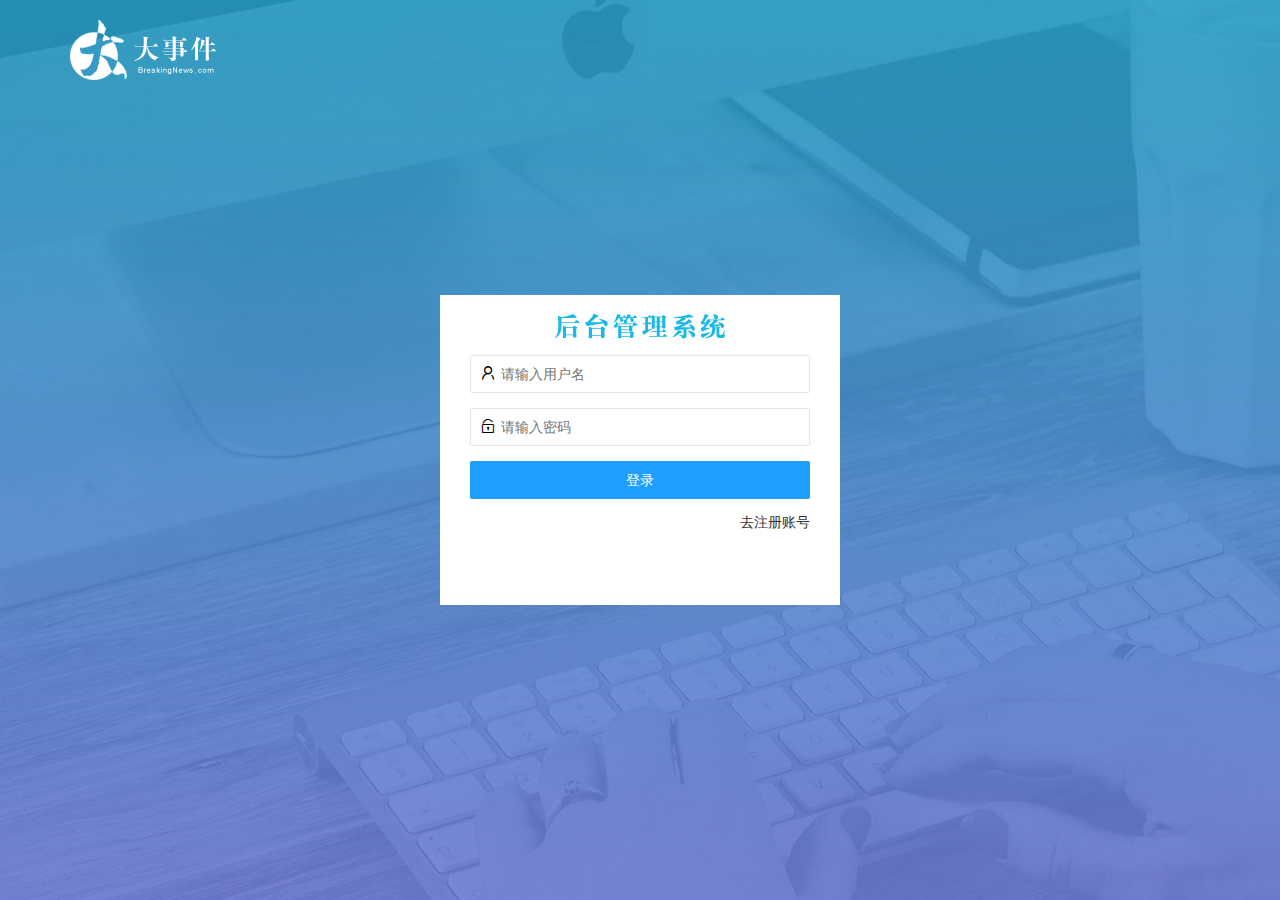
<file: index.html>
<!DOCTYPE html>
<html>

<head>
    <meta charset="utf-8">
    <meta name="viewport" content="width=device-width, initial-scale=1, maximum-scale=1">
    <title>layout 后台大布局 - Layui</title>
    <link rel="stylesheet" type="text/css" href="./assets/lib/layui/css/layui.css">
    <link rel="stylesheet" type="text/css" href="./assets/css/index.css">
    <link rel="stylesheet" type="text/css" href="./assets/fonts/iconfont.css">
    <link rel="stylesheet" href="./assets/lib/nprogress/nprogress.css">
</head>

<body class="layui-layout-body">
    <div class="layui-layout layui-layout-admin">
        <!-- 顶部导航栏 -->
        <div class="layui-header">
            <!-- 导航栏Logo区域 -->
            <div class="layui-logo">
                <img src="./assets/images/logo.png">
            </div>
            <!-- 导航栏右侧菜单区域 -->
            <ul class="layui-nav layui-layout-right">
                <li class="layui-nav-item">
                    <a href="javascript:;" class="welcome">
                        <div>L</div>
                        <!-- <img src="http://t.cn/RCzsdCq" class="layui-nav-img"> -->
                        <span id="nav-username"></span>
                    </a>
                    <dl class="layui-nav-child">
                        <dd><a target="iframArea" href="./my/my-basic.html">基本资料</a></dd>
                        <dd><a target="iframArea" href="./my/my-avatar.html">更换头像</a></dd>
                        <dd><a target="iframArea" href="./my/my-repwd.html">重置密码</a></dd>
                    </dl>
                </li>
                <li class="layui-nav-item">
                    <a href="javascript:;" id="logout-btn"><span class="iconfont icon-tuichu"></span>&nbsp;&nbsp;退了</a>
                </li>
            </ul>
        </div>
        <!-- 左侧菜单区 -->
        <div class="layui-side layui-bg-black">
            <div class="layui-side-scroll">
                <!-- 顶部欢迎语 -->
                <a href="javascript:;" class="welcome">
                    <div>L</div>
                    <!-- <img src="http://t.cn/RCzsdCq" class="layui-nav-img"> -->
                    <span>欢迎 <span id="welcome-username"></span></span>
                </a>
                <!-- 左侧导航区域（可配合layui已有的垂直导航） -->
                <ul class="layui-nav layui-nav-tree" lay-shrink='all' lay-filter="test">
                    <li class="layui-nav-item layui-this"><a href=""><span class="iconfont icon-home"></span>首页</a></li>
                    <li class="layui-nav-item layui-nav-itemed">
                        <a class="" href="javascript:;"><span class="iconfont icon-16"></span>文章管理</a>
                        <dl class="layui-nav-child">
                            <dd><a target="iframArea" href="./article/category.html"><i class="layui-icon layui-icon-app"></i>文章类别</a></dd>
                            <dd><a target="iframArea" href="./article/list.html"><i class="layui-icon layui-icon-app"></i>文章列表</a></dd>
                            <dd><a target="iframArea" href="./article/publish.html"><i class="layui-icon layui-icon-app"></i>发表文章</a></dd>
                        </dl>
                    </li>
                    <li class="layui-nav-item">
                        <a href="javascript:;"><span class="iconfont icon-user"></span>个人中心</a>
                        <dl class="layui-nav-child">
                            <dd><a target="iframArea" href="./my/my-basic.html"><i class="layui-icon layui-icon-app"></i>基本资料</a></dd>
                            <dd><a target="iframArea" href="./my/my-avatar.html"><i class="layui-icon layui-icon-app"></i>更换头像</a></dd>
                            <dd><a target="iframArea" href="./my/my-repwd.html"><i class="layui-icon layui-icon-app"></i>修改密码</a></dd>
                        </dl>
                    </li>
                </ul>
            </div>
        </div>
        <!-- 右侧内容区 -->
        <div class="layui-body">
            <!-- 内容主体区域 -->
            <div style="height: 100%;">
                <!-- name属性用于标记ifram窗口，a标签的target属性值指向该name值就可以把页面跳转到该子窗口中 -->
                <iframe name="iframArea" src="./home/dashboard.html"></iframe>
            </div>
        </div>
        <!-- 右侧底部的Footer -->
        <div class="layui-footer">
            <!-- 底部固定区域 -->
            © www.itheima.com - 黑马程序员
        </div>
    </div>
    <script type="text/javascript" src="./assets/lib/jquery.js"></script>
    <script src="./assets/js/common.js"></script>
    <script type="text/javascript" src="./assets/lib/layui/layui.all.js"></script>
    <script type="text/javascript" src="./assets/js/index.js"></script>
    <script src="./assets/lib/nprogress/nprogress.js"></script>
</body>

</html>
</file>
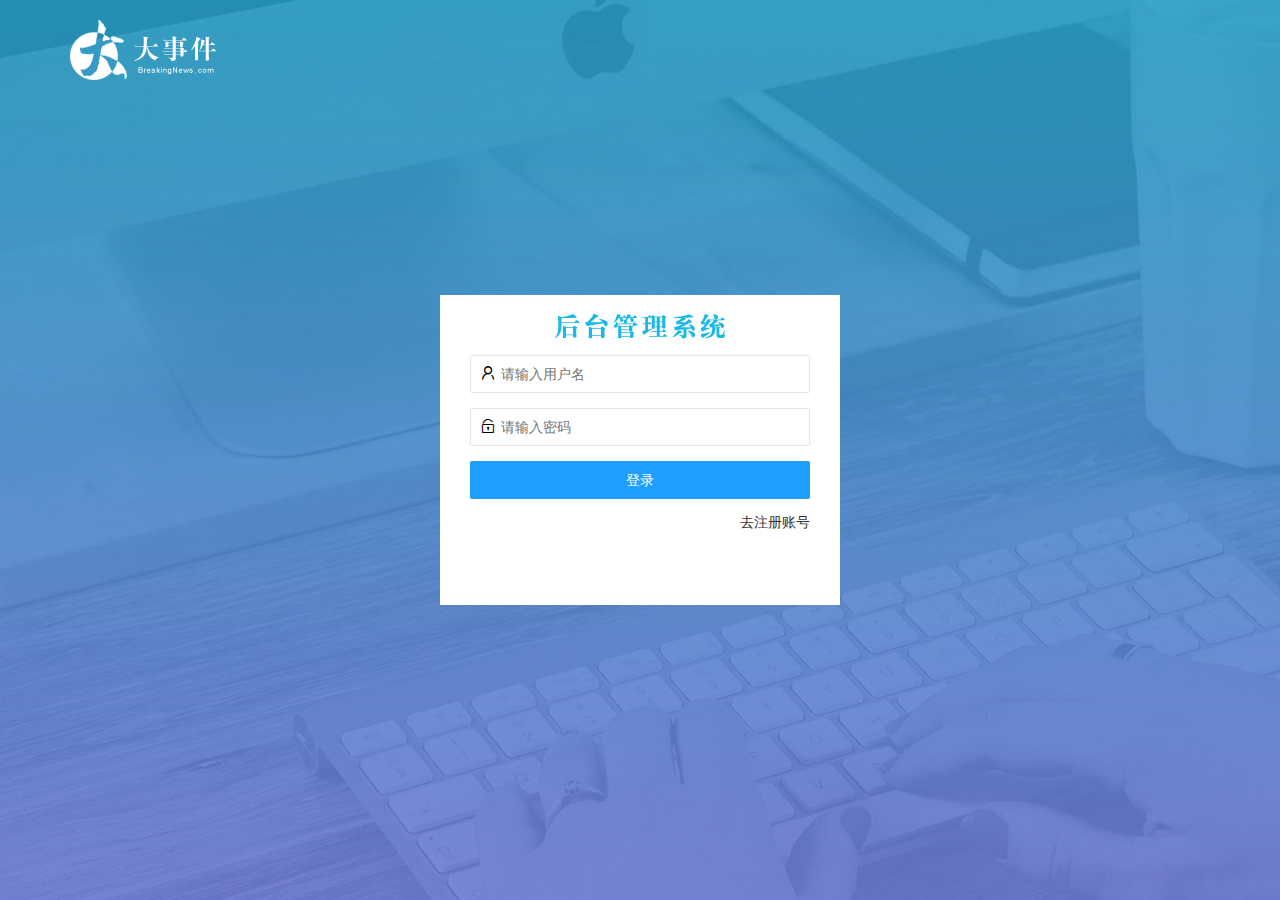
<file: login.html>
<!DOCTYPE html>
<html lang="en">
<head>
    <meta charset="UTF-8">
    <meta name="viewport" content="width=device-width, initial-scale=1.0">
    <title>大事件-登录页</title>
    <!-- 导入layUI样式文件 -->
    <link rel="stylesheet" href="./assets/lib/layui/css/layui.css">
    <link rel="stylesheet" href="./assets/css/login.css">
</head>
<body>
    <!-- 顶部标题 -->
    <div class="layui-container header">
        <img src="./assets/images/logo.png" alt="">
    </div>
    <!-- 登录框 -->
    <div class="center-box">
        <!-- 表单标题 -->
        <div class="title">
            <img src="./assets/images/login_title.png" alt="">
        </div>
        <!-- 登录表单 -->
        <form class="layui-form" id="loginForm" action="">
            <div class="layui-form-item">
                <i class="layui-icon layui-icon-username"></i>
                <input type="text" name="username" lay-verify="required" placeholder="请输入用户名" autocomplete="off" class="layui-input">
            </div>

            <div class="layui-form-item">
                <i class="layui-icon layui-icon-password"></i>
                <input type="password" name="password" lay-verify="required" placeholder="请输入密码" autocomplete="off" class="layui-input">
            </div>

            <div class="layui-form-item">
                <!-- lay-submit属性控制表单提交 -->
                <button lay-submit class="layui-btn layui-btn-normal layui-btn-fluid">登录</button>
            </div>

            <!-- 去注册链接 -->
            <div class="links">
                <div class="register">
                    <a href="javascript:;">去注册账号</a>
                </div>
            </div>
        </form>
        <!-- 注册表单 -->
        <form class="layui-form" id="registerForm" action="">
            <div class="layui-form-item">
                <i class="layui-icon layui-icon-username"></i>
                <input type="text" name="username" lay-verify="required" placeholder="请输入用户名" autocomplete="off" class="layui-input">
            </div>

            <div class="layui-form-item">
                <i class="layui-icon layui-icon-password"></i>
                <input type="password" name="password" lay-verify="required" placeholder="请输入密码" autocomplete="off" class="layui-input">
            </div>

            <div class="layui-form-item">
                <i class="layui-icon layui-icon-password"></i>
                <input type="password" lay-verify="required|same" placeholder="请确认密码" autocomplete="off" class="layui-input">
            </div>

            <div class="layui-form-item">
                <!-- lay-submit属性控制表单提交 -->
                <button lay-submit class="layui-btn layui-btn-normal layui-btn-fluid">注册</button>
            </div>

            <!-- 去登录链接 -->
            <div class="links">
                <div class="login">
                    <a href="javascript:;">去登录</a>
                </div>
            </div>
        </form>
    </div>
    <script src="./assets/lib/jquery.js"></script>
    <script src="./assets/js/common.js"></script>
    <script src="./assets/lib/layui/layui.all.js"></script>
    <script src="./assets/js/login.js"></script>
</body>
</html>
</file>
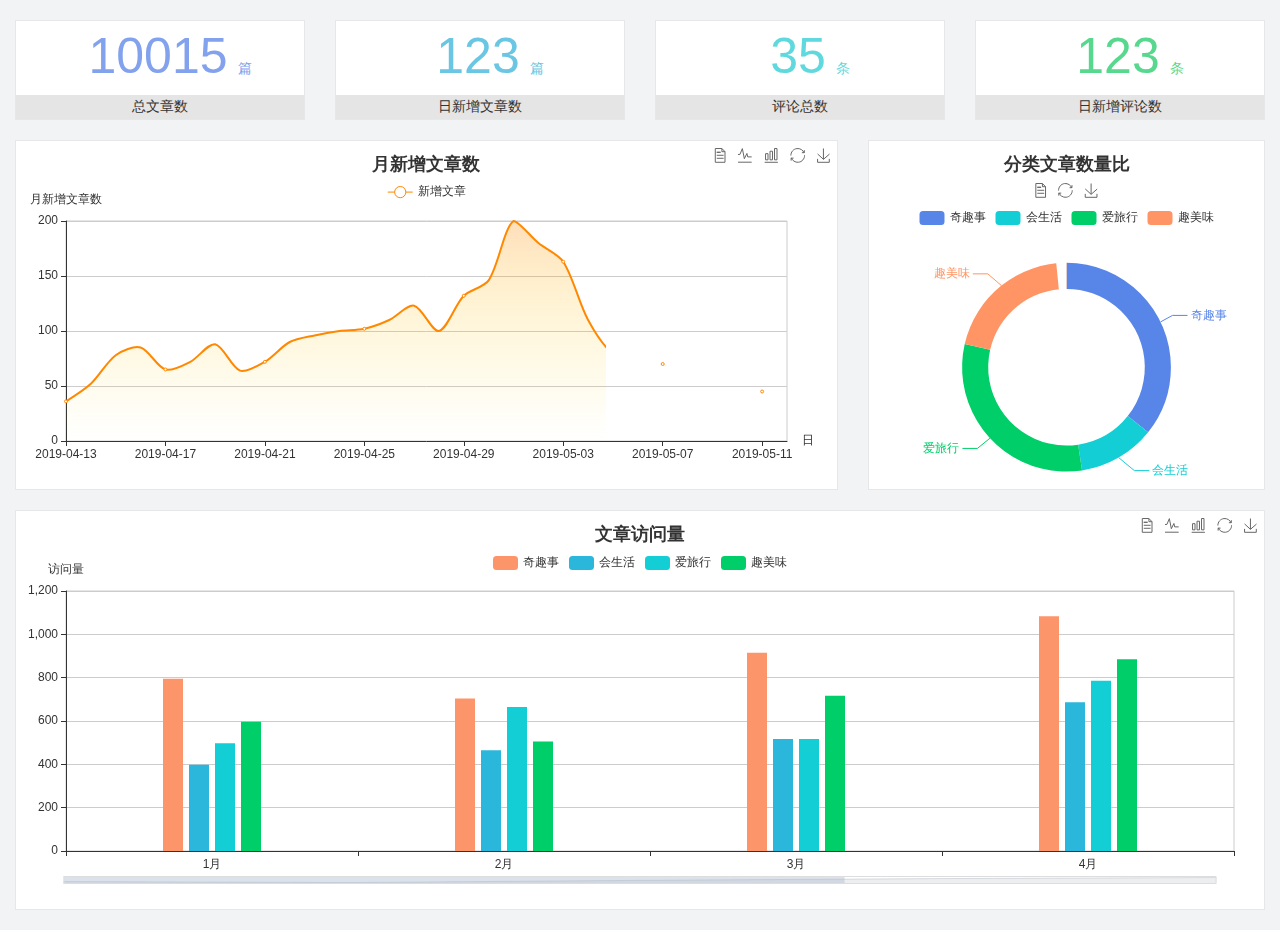
<file: home/dashboard.html>
<!DOCTYPE html>
<html lang="en">

<head>
  <meta charset="UTF-8">
  <meta name="viewport" content="width=device-width, initial-scale=1.0">
  <meta http-equiv="X-UA-Compatible" content="ie=edge">
  <title>图表统计</title>
  <link rel="stylesheet" href="../assets/lib/bootstrap.css" />
  <link rel="stylesheet" href="../assets/lib/main.css" />
  <script src="../assets/lib/jquery.js"></script>
  <script type="text/javascript" src="../assets/lib/echarts.min.js"></script>
</head>

<body>
  <div class="container-fluid">
    <div class="row spannel_list">
      <div class="col-sm-3 col-xs-6">
        <div class="spannel">
          <em>10015</em><span>篇</span>
          <b>总文章数</b>
        </div>
      </div>
      <div class="col-sm-3 col-xs-6">
        <div class="spannel scolor01">
          <em>123</em><span>篇</span>
          <b>日新增文章数</b>
        </div>
      </div>
      <div class="col-sm-3 col-xs-6">
        <div class="spannel scolor02">
          <em>35</em><span>条</span>
          <b>评论总数</b>
        </div>
      </div>
      <div class="col-sm-3 col-xs-6">
        <div class="spannel scolor03">
          <em>123</em><span>条</span>
          <b>日新增评论数</b>
        </div>
      </div>
    </div>
  </div>

  <div class="container-fluid">
    <div class="row curve-pie">
      <div class="col-lg-8 col-md-8">
        <div class="gragh_pannel" id="curve_show"></div>
      </div>
      <div class="col-lg-4 col-md-4">
        <div class="gragh_pannel" id="pie_show"></div>
      </div>
    </div>
  </div>

  <div class="container-fluid">
    <div class="column_pannel" id="column_show"></div>
  </div>

  <script>
    var oChart = echarts.init(document.getElementById('curve_show'));
    var aList_all = [
      { 'count': 36, 'date': '2019-04-13' },
      { 'count': 52, 'date': '2019-04-14' },
      { 'count': 78, 'date': '2019-04-15' },
      { 'count': 85, 'date': '2019-04-16' },
      { 'count': 65, 'date': '2019-04-17' },
      { 'count': 72, 'date': '2019-04-18' },
      { 'count': 88, 'date': '2019-04-19' },
      { 'count': 64, 'date': '2019-04-20' },
      { 'count': 72, 'date': '2019-04-21' },
      { 'count': 90, 'date': '2019-04-22' },
      { 'count': 96, 'date': '2019-04-23' },
      { 'count': 100, 'date': '2019-04-24' },
      { 'count': 102, 'date': '2019-04-25' },
      { 'count': 110, 'date': '2019-04-26' },
      { 'count': 123, 'date': '2019-04-27' },
      { 'count': 100, 'date': '2019-04-28' },
      { 'count': 132, 'date': '2019-04-29' },
      { 'count': 146, 'date': '2019-04-30' },
      { 'count': 200, 'date': '2019-05-01' },
      { 'count': 180, 'date': '2019-05-02' },
      { 'count': 163, 'date': '2019-05-03' },
      { 'count': 110, 'date': '2019-05-04' },
      { 'count': 80, 'date': '2019-05-05' },
      { 'count': 82, 'date': '2019-05-06' },
      { 'count': 70, 'date': '2019-05-07' },
      { 'count': 65, 'date': '2019-05-08' },
      { 'count': 54, 'date': '2019-05-09' },
      { 'count': 40, 'date': '2019-05-10' },
      { 'count': 45, 'date': '2019-05-11' },
      { 'count': 38, 'date': '2019-05-12' },
    ];

    let aCount = [];
    let aDate = [];

    for (var i = 0; i < aList_all.length; i++) {
      aCount.push(aList_all[i].count);
      aDate.push(aList_all[i].date);
    }

    var chartopt = {
      title: {
        text: '月新增文章数',
        left: 'center',
        top: '10'
      },
      tooltip: {
        trigger: 'axis'
      },
      legend: {
        data: ['新增文章'],
        top: '40'
      },
      toolbox: {
        show: true,
        feature: {
          mark: { show: true },
          dataView: { show: true, readOnly: false },
          magicType: { show: true, type: ['line', 'bar'] },
          restore: { show: true },
          saveAsImage: { show: true }
        }
      },
      calculable: true,
      xAxis: [
        {
          name: '日',
          type: 'category',
          boundaryGap: false,
          data: aDate
        }
      ],
      yAxis: [
        {
          name: '月新增文章数',
          type: 'value'
        }
      ],
      series: [
        {
          name: '新增文章',
          type: 'line',
          smooth: true,
          itemStyle: { normal: { areaStyle: { type: 'default' }, color: '#f80' }, lineStyle: { color: '#f80' } },
          data: aCount
        }],
      areaStyle: {
        normal: {
          color: new echarts.graphic.LinearGradient(0, 0, 0, 1, [{
            offset: 0,
            color: 'rgba(255,136,0,0.39)'
          }, {
            offset: .34,
            color: 'rgba(255,180,0,0.25)'
          }, {
            offset: 1,
            color: 'rgba(255,222,0,0.00)'
          }])

        }
      },
      grid: {
        show: true,
        x: 50,
        x2: 50,
        y: 80,
        height: 220
      }
    };

    oChart.setOption(chartopt);


    var oPie = echarts.init(document.getElementById('pie_show'));
    var oPieopt =
    {
      title: {
        top: 10,
        text: '分类文章数量比',
        x: 'center'
      },
      tooltip: {
        trigger: 'item',
        formatter: "{a} <br/>{b} : {c} ({d}%)"
      },
      color: ['#5885e8', '#13cfd5', '#00ce68', '#ff9565'],
      legend: {
        x: 'center',
        top: 65,
        data: ['奇趣事', '会生活', '爱旅行', '趣美味']
      },
      toolbox: {
        show: true,
        x: 'center',
        top: 35,
        feature: {
          mark: { show: true },
          dataView: { show: true, readOnly: false },
          magicType: {
            show: true,
            type: ['pie', 'funnel'],
            option: {
              funnel: {
                x: '25%',
                width: '50%',
                funnelAlign: 'left',
                max: 1548
              }
            }
          },
          restore: { show: true },
          saveAsImage: { show: true }
        }
      },
      calculable: true,
      series: [
        {
          name: '访问来源',
          type: 'pie',
          radius: ['45%', '60%'],
          center: ['50%', '65%'],
          data: [
            { value: 300, name: '奇趣事' },
            { value: 100, name: '会生活' },
            { value: 260, name: '爱旅行' },
            { value: 180, name: '趣美味' }
          ]
        }
      ]
    };
    oPie.setOption(oPieopt);



    var oColumn = this.echarts.init(document.getElementById('column_show'));
    var oColumnopt =
    {
      title: {
        text: '文章访问量',
        left: 'center',
        top: '10'
      },
      tooltip: {
        trigger: 'axis'
      },
      legend: {
        data: ['奇趣事', '会生活', '爱旅行', '趣美味'],
        top: '40'
      },
      toolbox: {
        show: true,
        feature: {
          mark: { show: true },
          dataView: { show: true, readOnly: false },
          magicType: { show: true, type: ['line', 'bar'] },
          restore: { show: true },
          saveAsImage: { show: true }
        }
      },
      calculable: true,
      xAxis: [
        {
          type: 'category',
          data: ['1月', '2月', '3月', '4月', '5月']
        }
      ],
      yAxis: [
        {
          name: '访问量',
          type: 'value'
        }
      ],
      series: [
        {
          name: '奇趣事',
          type: 'bar',
          barWidth: 20,
          itemStyle: {
            normal: { areaStyle: { type: 'default' }, color: '#fd956a' }
          },
          data: [800, 708, 920, 1090, 1200]
        },
        {
          name: '会生活',
          type: 'bar',
          barWidth: 20,
          itemStyle: {
            normal: { areaStyle: { type: 'default' }, color: '#2bb6db' }
          },
          data: [400, 468, 520, 690, 800]
        },
        {
          name: '爱旅行',
          type: 'bar',
          barWidth: 20,
          itemStyle: {
            normal: { areaStyle: { type: 'default' }, color: '#13cfd5' }
          },
          data: [500, 668, 520, 790, 900]
        },
        {
          name: '趣美味',
          type: 'bar',
          barWidth: 20,
          itemStyle: {
            normal: { areaStyle: { type: 'default' }, color: '#00ce68' }
          },
          data: [600, 508, 720, 890, 1000]
        }
      ],
      grid: {
        show: true,
        x: 50,
        x2: 30,
        y: 80,
        height: 260
      },
      dataZoom: [//给x轴设置滚动条
        {
          start: 0,//默认为0
          end: 100 - 1000 / 31,//默认为100
          type: 'slider',
          show: true,
          xAxisIndex: [0],
          handleSize: 0,//滑动条的 左右2个滑动条的大小
          height: 8,//组件高度
          left: 45, //左边的距离
          right: 50,//右边的距离
          bottom: 26,//右边的距离
          handleColor: '#ddd',//h滑动图标的颜色
          handleStyle: {
            borderColor: "#cacaca",
            borderWidth: "1",
            shadowBlur: 2,
            background: "#ddd",
            shadowColor: "#ddd",
          }
        }]
    };
    oColumn.setOption(oColumnopt);
  </script>
</body>

</html>
</file>
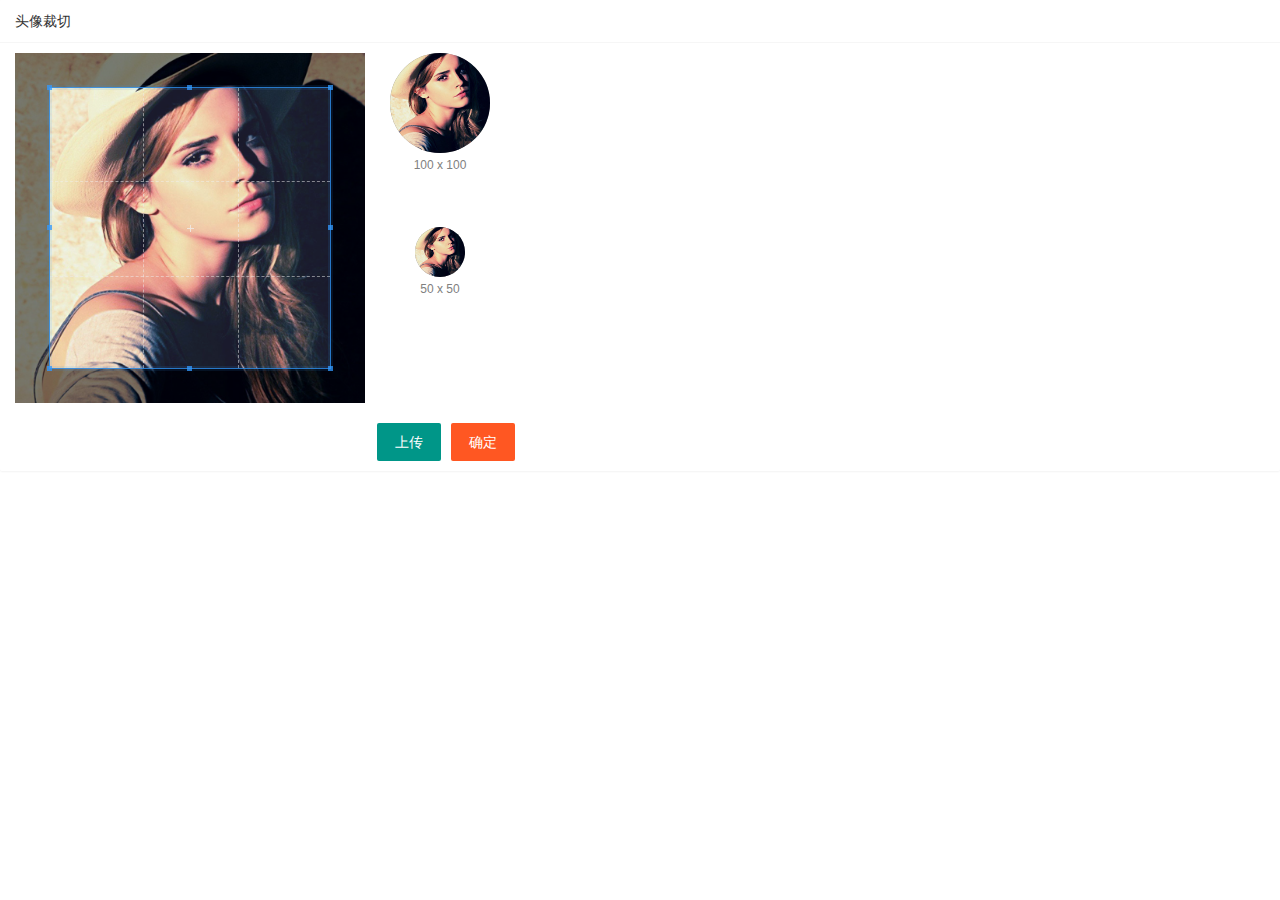
<file: my/my-avatar.html>
<!DOCTYPE html>
<html lang="en">

<head>
    <meta charset="UTF-8">
    <meta name="viewport" content="width=device-width, initial-scale=1.0">
    <title>头像裁切</title>
    <link rel="stylesheet" href="../assets/lib/layui/css/layui.css">
    <!-- 1.引入图片裁切的相关的样式文件 -->
    <link rel="stylesheet" href="../assets/lib/cropper/cropper.css">
    <link rel="stylesheet" href="../assets/css/my-avatar.css">
</head>

<body>
    <div>
        <div class="layui-card">
            <div class="layui-card-header">
                <!-- 头部区域 -->
                头像裁切
            </div>
            <div class="layui-card-body">
                <!-- 内容区域 -->
                <!-- 第一行的图片裁剪和预览区域 -->
                <div class="row1">
                    <!-- 图片裁剪区域 -->
                    <div class="cropper-box">
                        <!-- 这个 img 标签很重要，将来会把它初始化为裁剪区域 -->
                        <img id="image" src="../assets/images/sample.jpg" />
                    </div>
                    <!-- 图片的预览区域 -->
                    <div class="preview-box">
                        <div>
                            <!-- 宽高为 100px 的预览区域 -->
                            <div class="img-preview w100"></div>
                            <p class="size">100 x 100</p>
                        </div>
                        <div>
                            <!-- 宽高为 50px 的预览区域 -->
                            <div class="img-preview w50"></div>
                            <p class="size">50 x 50</p>
                        </div>
                    </div>
                </div>

                <!-- 第二行的按钮区域 -->
                <div class="row2">
                    <!-- 点击按钮显示一个文件选择框 -->
                    <input type="file" name="" id="selectImg">
                    <button id="uploadImg" type="button" class="layui-btn">上传</button>
                    <button id="okbtn" type="button" class="layui-btn layui-btn-danger">确定</button>
                </div>
            </div>
        </div>
    </div>
    <script src="../assets/lib/jquery.js"></script>
    <!-- 1.引入图片裁切相关的js文件 -->
    <script src="../assets/lib/cropper/Cropper.js"></script>
    <script src="../assets/lib/cropper/jquery-cropper.js"></script>
    <script src="../assets/js/common.js"></script>
    <script src="../assets/lib/layui/layui.all.js"></script>
    <script src="../assets/js/my/my-avatar.js"></script>
</body>

</html>
</file>
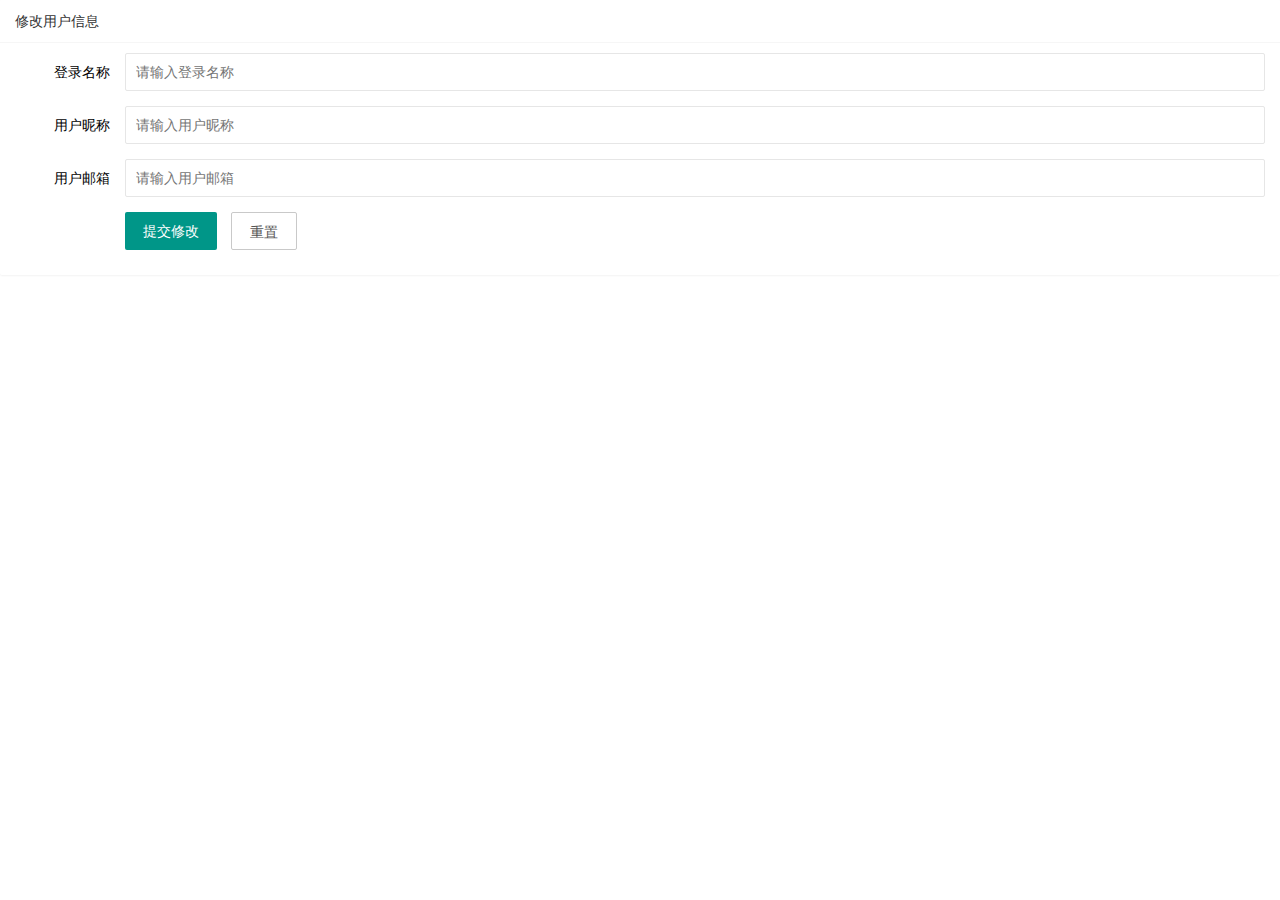
<file: my/my-basic.html>
<!DOCTYPE html>
<html lang="en">

<head>
    <meta charset="UTF-8">
    <meta name="viewport" content="width=device-width, initial-scale=1.0">
    <title>Document</title>
    <link rel="stylesheet" href="../assets/lib/layui/css/layui.css">

</head>

<body>
    <div class="layui-card">
        <div class="layui-card-header">修改用户信息</div>
        <div class="layui-card-body">
            <!-- form 表单区域 -->
            <form class="layui-form" lay-filter="basicForm" id="form">
                <!-- 隐藏域：页面本身不显示，但是可以存储表单输入域的值 -->
                <input type="hidden" name="id" />
                <!-- 第一行: 登录名称 -->
                <div class="layui-form-item">
                    <label class="layui-form-label">登录名称</label>
                    <div class="layui-input-block">
                        <input type="text" name="username" required lay-verify="required" placeholder="请输入登录名称"
                            autocomplete="off" class="layui-input" readonly>
                    </div>
                </div>
                <!-- 第二行：用户昵称 -->
                <div class="layui-form-item">
                    <label class="layui-form-label">用户昵称</label>
                    <div class="layui-input-block">
                        <input type="text" name="nickname" required lay-verify="required" placeholder="请输入用户昵称"
                            autocomplete="off" class="layui-input">
                    </div>
                </div>
                <!-- 第三行：用户邮箱 -->
                <div class="layui-form-item">
                    <label class="layui-form-label">用户邮箱</label>
                    <div class="layui-input-block">
                        <input type="text" name="email" required lay-verify="required|email" placeholder="请输入用户邮箱"
                            autocomplete="off" class="layui-input">
                    </div>
                </div>
                <!-- 第四行：提交按钮 -->
                <div class="layui-form-item">
                    <div class="layui-input-block">
                        <!-- 提交按钮 -->
                        <button class="layui-btn" lay-submit lay-filter="formDemo">提交修改</button>
                        <button type="reset" class="layui-btn layui-btn-primary" id="btnReset">重置</button>
                    </div>
                </div>
            </form>
        </div>
    </div>
    <script src="../assets/lib/jquery.js"></script>
    <script src="../assets/js/common.js"></script>
    <script src="../assets/lib/layui/layui.all.js"></script>
    <script src="../assets/js/my/my-basic.js"></script>
</body>

</html>
</file>
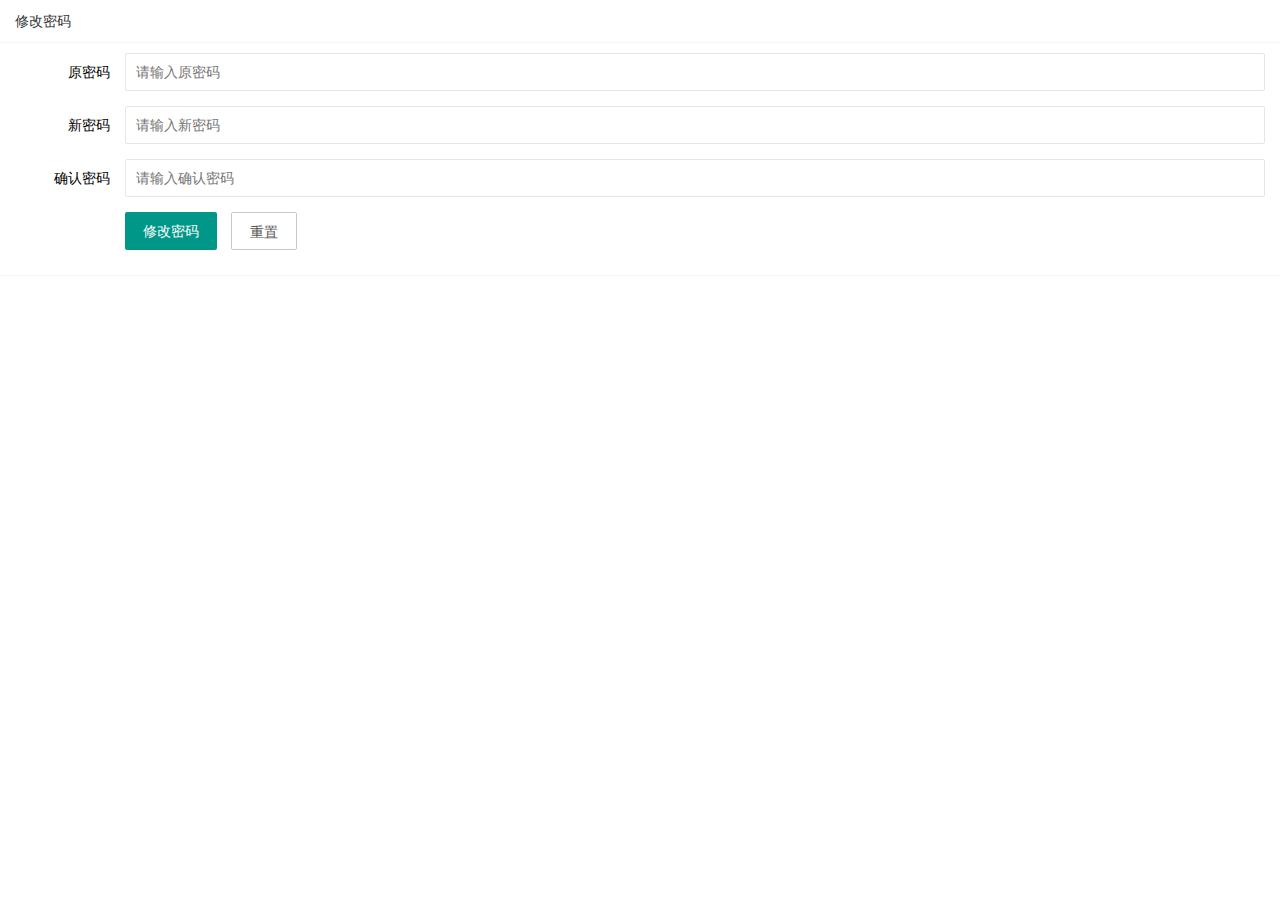
<file: my/my-repwd.html>
<!DOCTYPE html>
<html lang="en">

<head>
    <meta charset="UTF-8">
    <title>修改密码</title>
    <link rel="stylesheet" type="text/css" href="../assets/lib/layui/css/layui.css">

</head>

<body>
    <div>
        <div class="layui-card">
            <div class="layui-card-header">修改密码</div>
            <div class="layui-card-body">
                <!-- 表单区域 -->
                <!-- form 表单区域 -->
                <form class="layui-form" lay-filter="f1" id="form">
                    <!-- 第一行: 原密码 -->
                    <div class="layui-form-item">
                        <label class="layui-form-label">原密码</label>
                        <div class="layui-input-block">
                            <input type="password" name="oldPwd" required lay-verify="required" placeholder="请输入原密码"
                                autocomplete="off" class="layui-input">
                        </div>
                    </div>
                    <!-- 第二行：新密码 -->
                    <div class="layui-form-item">
                        <label class="layui-form-label">新密码</label>
                        <div class="layui-input-block">
                            <input type="password" name="newPwd" required lay-verify="required|diff" placeholder="请输入新密码"
                                autocomplete="off" class="layui-input">
                        </div>
                    </div>
                    <!-- 第三行：确认密码 -->
                    <div class="layui-form-item">
                        <label class="layui-form-label">确认密码</label>
                        <div class="layui-input-block">
                            <input type="password" required lay-verify="required|same" placeholder="请输入确认密码"
                                autocomplete="off" class="layui-input">
                        </div>
                    </div>
                    <!-- 第四行：提交按钮 -->
                    <div class="layui-form-item">
                        <div class="layui-input-block">
                            <!-- 提交按钮 -->
                            <button class="layui-btn" lay-submit lay-filter="formDemo">修改密码</button>
                            <button type="reset" class="layui-btn layui-btn-primary" id="btnReset">重置</button>
                        </div>
                    </div>
                </form>
            </div>
        </div>
    </div>
    <script type="text/javascript" src="../assets/lib/jquery.js"></script>
    <script type="text/javascript" src="../assets/js/common.js"></script>
    <script type="text/javascript" src="../assets/lib/layui/layui.all.js"></script>
    <script type="text/javascript" src="../assets/js/my/my-repwd.js"></script>
</body>

</html>
</file>
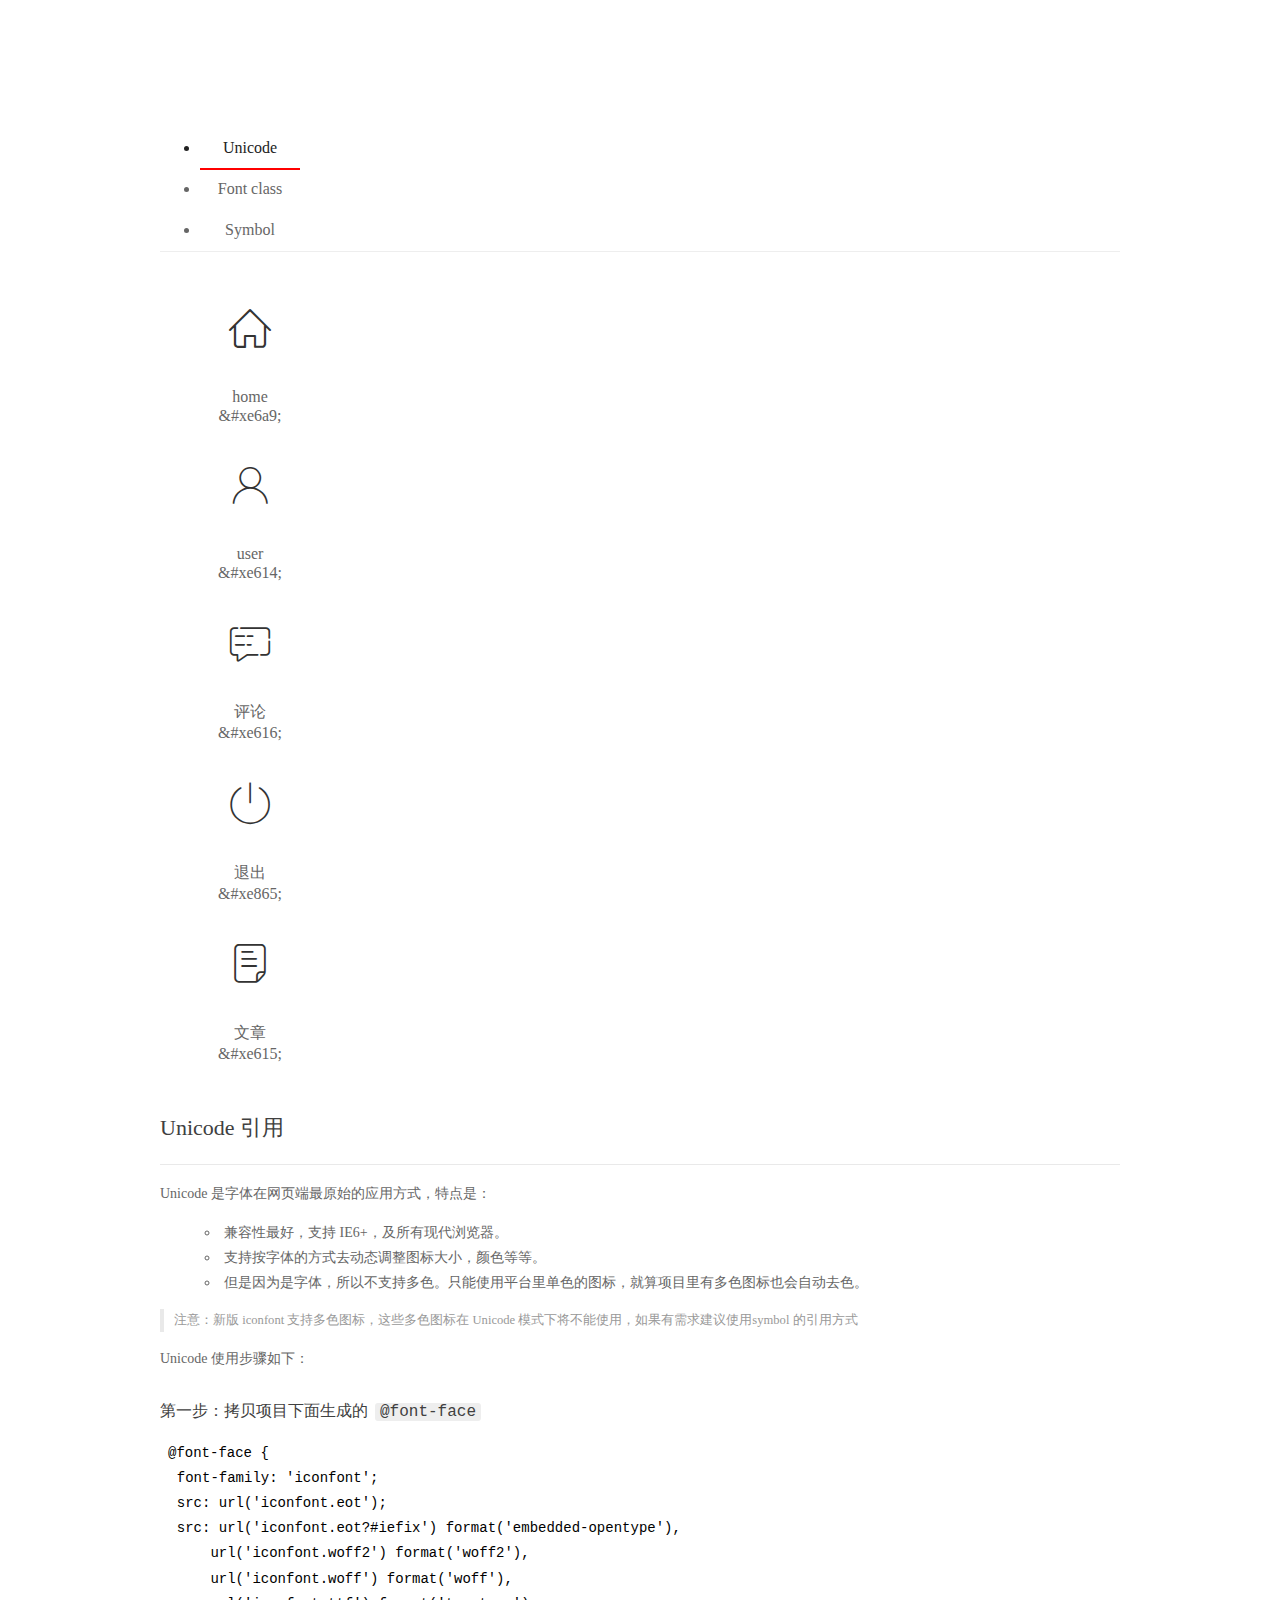
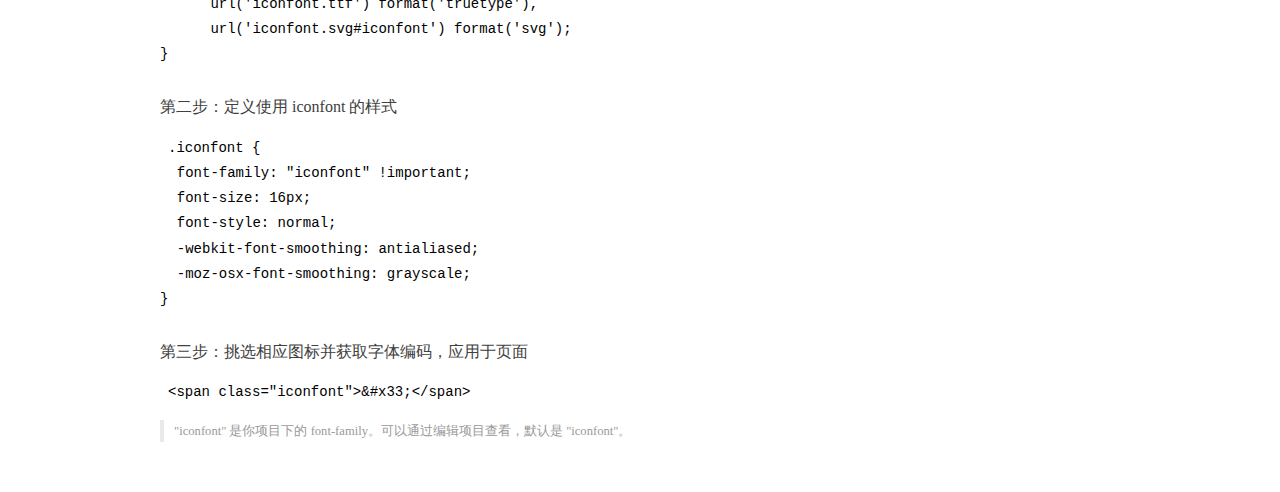
<file: assets/fonts/demo_index.html>
<!DOCTYPE html>
<html>
<head>
  <meta charset="utf-8"/>
  <title>IconFont Demo</title>
  <link rel="shortcut icon" href="https://gtms04.alicdn.com/tps/i4/TB1_oz6GVXXXXaFXpXXJDFnIXXX-64-64.ico" type="image/x-icon"/>
  <link rel="stylesheet" href="https://g.alicdn.com/thx/cube/1.3.2/cube.min.css">
  <link rel="stylesheet" href="demo.css">
  <link rel="stylesheet" href="iconfont.css">
  <script src="iconfont.js"></script>
  <!-- jQuery -->
  <script src="https://a1.alicdn.com/oss/uploads/2018/12/26/7bfddb60-08e8-11e9-9b04-53e73bb6408b.js"></script>
  <!-- 代码高亮 -->
  <script src="https://a1.alicdn.com/oss/uploads/2018/12/26/a3f714d0-08e6-11e9-8a15-ebf944d7534c.js"></script>
</head>
<body>
  <div class="main">
    <h1 class="logo"><a href="https://www.iconfont.cn/" title="iconfont 首页" target="_blank">&#xe86b;</a></h1>
    <div class="nav-tabs">
      <ul id="tabs" class="dib-box">
        <li class="dib active"><span>Unicode</span></li>
        <li class="dib"><span>Font class</span></li>
        <li class="dib"><span>Symbol</span></li>
      </ul>
      
    </div>
    <div class="tab-container">
      <div class="content unicode" style="display: block;">
          <ul class="icon_lists dib-box">
          
            <li class="dib">
              <span class="icon iconfont">&#xe6a9;</span>
                <div class="name">home</div>
                <div class="code-name">&amp;#xe6a9;</div>
              </li>
          
            <li class="dib">
              <span class="icon iconfont">&#xe614;</span>
                <div class="name">user</div>
                <div class="code-name">&amp;#xe614;</div>
              </li>
          
            <li class="dib">
              <span class="icon iconfont">&#xe616;</span>
                <div class="name">评论</div>
                <div class="code-name">&amp;#xe616;</div>
              </li>
          
            <li class="dib">
              <span class="icon iconfont">&#xe865;</span>
                <div class="name">退出</div>
                <div class="code-name">&amp;#xe865;</div>
              </li>
          
            <li class="dib">
              <span class="icon iconfont">&#xe615;</span>
                <div class="name">文章</div>
                <div class="code-name">&amp;#xe615;</div>
              </li>
          
          </ul>
          <div class="article markdown">
          <h2 id="unicode-">Unicode 引用</h2>
          <hr>

          <p>Unicode 是字体在网页端最原始的应用方式，特点是：</p>
          <ul>
            <li>兼容性最好，支持 IE6+，及所有现代浏览器。</li>
            <li>支持按字体的方式去动态调整图标大小，颜色等等。</li>
            <li>但是因为是字体，所以不支持多色。只能使用平台里单色的图标，就算项目里有多色图标也会自动去色。</li>
          </ul>
          <blockquote>
            <p>注意：新版 iconfont 支持多色图标，这些多色图标在 Unicode 模式下将不能使用，如果有需求建议使用symbol 的引用方式</p>
          </blockquote>
          <p>Unicode 使用步骤如下：</p>
          <h3 id="-font-face">第一步：拷贝项目下面生成的 <code>@font-face</code></h3>
<pre><code class="language-css"
>@font-face {
  font-family: 'iconfont';
  src: url('iconfont.eot');
  src: url('iconfont.eot?#iefix') format('embedded-opentype'),
      url('iconfont.woff2') format('woff2'),
      url('iconfont.woff') format('woff'),
      url('iconfont.ttf') format('truetype'),
      url('iconfont.svg#iconfont') format('svg');
}
</code></pre>
          <h3 id="-iconfont-">第二步：定义使用 iconfont 的样式</h3>
<pre><code class="language-css"
>.iconfont {
  font-family: "iconfont" !important;
  font-size: 16px;
  font-style: normal;
  -webkit-font-smoothing: antialiased;
  -moz-osx-font-smoothing: grayscale;
}
</code></pre>
          <h3 id="-">第三步：挑选相应图标并获取字体编码，应用于页面</h3>
<pre>
<code class="language-html"
>&lt;span class="iconfont"&gt;&amp;#x33;&lt;/span&gt;
</code></pre>
          <blockquote>
            <p>"iconfont" 是你项目下的 font-family。可以通过编辑项目查看，默认是 "iconfont"。</p>
          </blockquote>
          </div>
      </div>
      <div class="content font-class">
        <ul class="icon_lists dib-box">
          
          <li class="dib">
            <span class="icon iconfont icon-home"></span>
            <div class="name">
              home
            </div>
            <div class="code-name">.icon-home
            </div>
          </li>
          
          <li class="dib">
            <span class="icon iconfont icon-user"></span>
            <div class="name">
              user
            </div>
            <div class="code-name">.icon-user
            </div>
          </li>
          
          <li class="dib">
            <span class="icon iconfont icon-pinglun"></span>
            <div class="name">
              评论
            </div>
            <div class="code-name">.icon-pinglun
            </div>
          </li>
          
          <li class="dib">
            <span class="icon iconfont icon-tuichu"></span>
            <div class="name">
              退出
            </div>
            <div class="code-name">.icon-tuichu
            </div>
          </li>
          
          <li class="dib">
            <span class="icon iconfont icon-16"></span>
            <div class="name">
              文章
            </div>
            <div class="code-name">.icon-16
            </div>
          </li>
          
        </ul>
        <div class="article markdown">
        <h2 id="font-class-">font-class 引用</h2>
        <hr>

        <p>font-class 是 Unicode 使用方式的一种变种，主要是解决 Unicode 书写不直观，语意不明确的问题。</p>
        <p>与 Unicode 使用方式相比，具有如下特点：</p>
        <ul>
          <li>兼容性良好，支持 IE8+，及所有现代浏览器。</li>
          <li>相比于 Unicode 语意明确，书写更直观。可以很容易分辨这个 icon 是什么。</li>
          <li>因为使用 class 来定义图标，所以当要替换图标时，只需要修改 class 里面的 Unicode 引用。</li>
          <li>不过因为本质上还是使用的字体，所以多色图标还是不支持的。</li>
        </ul>
        <p>使用步骤如下：</p>
        <h3 id="-fontclass-">第一步：引入项目下面生成的 fontclass 代码：</h3>
<pre><code class="language-html">&lt;link rel="stylesheet" href="./iconfont.css"&gt;
</code></pre>
        <h3 id="-">第二步：挑选相应图标并获取类名，应用于页面：</h3>
<pre><code class="language-html">&lt;span class="iconfont icon-xxx"&gt;&lt;/span&gt;
</code></pre>
        <blockquote>
          <p>"
            iconfont" 是你项目下的 font-family。可以通过编辑项目查看，默认是 "iconfont"。</p>
        </blockquote>
      </div>
      </div>
      <div class="content symbol">
          <ul class="icon_lists dib-box">
          
            <li class="dib">
                <svg class="icon svg-icon" aria-hidden="true">
                  <use xlink:href="#icon-home"></use>
                </svg>
                <div class="name">home</div>
                <div class="code-name">#icon-home</div>
            </li>
          
            <li class="dib">
                <svg class="icon svg-icon" aria-hidden="true">
                  <use xlink:href="#icon-user"></use>
                </svg>
                <div class="name">user</div>
                <div class="code-name">#icon-user</div>
            </li>
          
            <li class="dib">
                <svg class="icon svg-icon" aria-hidden="true">
                  <use xlink:href="#icon-pinglun"></use>
                </svg>
                <div class="name">评论</div>
                <div class="code-name">#icon-pinglun</div>
            </li>
          
            <li class="dib">
                <svg class="icon svg-icon" aria-hidden="true">
                  <use xlink:href="#icon-tuichu"></use>
                </svg>
                <div class="name">退出</div>
                <div class="code-name">#icon-tuichu</div>
            </li>
          
            <li class="dib">
                <svg class="icon svg-icon" aria-hidden="true">
                  <use xlink:href="#icon-16"></use>
                </svg>
                <div class="name">文章</div>
                <div class="code-name">#icon-16</div>
            </li>
          
          </ul>
          <div class="article markdown">
          <h2 id="symbol-">Symbol 引用</h2>
          <hr>

          <p>这是一种全新的使用方式，应该说这才是未来的主流，也是平台目前推荐的用法。相关介绍可以参考这篇<a href="">文章</a>
            这种用法其实是做了一个 SVG 的集合，与另外两种相比具有如下特点：</p>
          <ul>
            <li>支持多色图标了，不再受单色限制。</li>
            <li>通过一些技巧，支持像字体那样，通过 <code>font-size</code>, <code>color</code> 来调整样式。</li>
            <li>兼容性较差，支持 IE9+，及现代浏览器。</li>
            <li>浏览器渲染 SVG 的性能一般，还不如 png。</li>
          </ul>
          <p>使用步骤如下：</p>
          <h3 id="-symbol-">第一步：引入项目下面生成的 symbol 代码：</h3>
<pre><code class="language-html">&lt;script src="./iconfont.js"&gt;&lt;/script&gt;
</code></pre>
          <h3 id="-css-">第二步：加入通用 CSS 代码（引入一次就行）：</h3>
<pre><code class="language-html">&lt;style&gt;
.icon {
  width: 1em;
  height: 1em;
  vertical-align: -0.15em;
  fill: currentColor;
  overflow: hidden;
}
&lt;/style&gt;
</code></pre>
          <h3 id="-">第三步：挑选相应图标并获取类名，应用于页面：</h3>
<pre><code class="language-html">&lt;svg class="icon" aria-hidden="true"&gt;
  &lt;use xlink:href="#icon-xxx"&gt;&lt;/use&gt;
&lt;/svg&gt;
</code></pre>
          </div>
      </div>

    </div>
  </div>
  <script>
  $(document).ready(function () {
      $('.tab-container .content:first').show()

      $('#tabs li').click(function (e) {
        var tabContent = $('.tab-container .content')
        var index = $(this).index()

        if ($(this).hasClass('active')) {
          return
        } else {
          $('#tabs li').removeClass('active')
          $(this).addClass('active')

          tabContent.hide().eq(index).fadeIn()
        }
      })
    })
  </script>
</body>
</html>
</file>
<file: assets/lib/layui/css/layui.css>
/** layui-v2.5.6 MIT License By https://www.layui.com */
 .layui-inline,img{display:inline-block;vertical-align:middle}h1,h2,h3,h4,h5,h6{font-weight:400}.layui-edge,.layui-header,.layui-inline,.layui-main{position:relative}.layui-body,.layui-edge,.layui-elip{overflow:hidden}.layui-btn,.layui-edge,.layui-inline,img{vertical-align:middle}.layui-btn,.layui-disabled,.layui-icon,.layui-unselect{-moz-user-select:none;-webkit-user-select:none;-ms-user-select:none}.layui-elip,.layui-form-checkbox span,.layui-form-pane .layui-form-label{text-overflow:ellipsis;white-space:nowrap}.layui-breadcrumb,.layui-tree-btnGroup{visibility:hidden}blockquote,body,button,dd,div,dl,dt,form,h1,h2,h3,h4,h5,h6,input,li,ol,p,pre,td,textarea,th,ul{margin:0;padding:0;-webkit-tap-highlight-color:rgba(0,0,0,0)}a:active,a:hover{outline:0}img{border:none}li{list-style:none}table{border-collapse:collapse;border-spacing:0}h4,h5,h6{font-size:100%}button,input,optgroup,option,select,textarea{font-family:inherit;font-size:inherit;font-style:inherit;font-weight:inherit;outline:0}pre{white-space:pre-wrap;white-space:-moz-pre-wrap;white-space:-pre-wrap;white-space:-o-pre-wrap;word-wrap:break-word}body{line-height:24px;font:14px Helvetica Neue,Helvetica,PingFang SC,Tahoma,Arial,sans-serif}hr{height:1px;margin:10px 0;border:0;clear:both}a{color:#333;text-decoration:none}a:hover{color:#777}a cite{font-style:normal;*cursor:pointer}.layui-border-box,.layui-border-box *{box-sizing:border-box}.layui-box,.layui-box *{box-sizing:content-box}.layui-clear{clear:both;*zoom:1}.layui-clear:after{content:'\20';clear:both;*zoom:1;display:block;height:0}.layui-inline{*display:inline;*zoom:1}.layui-edge{display:inline-block;width:0;height:0;border-width:6px;border-style:dashed;border-color:transparent}.layui-edge-top{top:-4px;border-bottom-color:#999;border-bottom-style:solid}.layui-edge-right{border-left-color:#999;border-left-style:solid}.layui-edge-bottom{top:2px;border-top-color:#999;border-top-style:solid}.layui-edge-left{border-right-color:#999;border-right-style:solid}.layui-disabled,.layui-disabled:hover{color:#d2d2d2!important;cursor:not-allowed!important}.layui-circle{border-radius:100%}.layui-show{display:block!important}.layui-hide{display:none!important}@font-face{font-family:layui-icon;src:url(../font/iconfont.eot?v=256);src:url(../font/iconfont.eot?v=256#iefix) format('embedded-opentype'),url(../font/iconfont.woff2?v=256) format('woff2'),url(../font/iconfont.woff?v=256) format('woff'),url(../font/iconfont.ttf?v=256) format('truetype'),url(../font/iconfont.svg?v=256#layui-icon) format('svg')}.layui-icon{font-family:layui-icon!important;font-size:16px;font-style:normal;-webkit-font-smoothing:antialiased;-moz-osx-font-smoothing:grayscale}.layui-icon-reply-fill:before{content:"\e611"}.layui-icon-set-fill:before{content:"\e614"}.layui-icon-menu-fill:before{content:"\e60f"}.layui-icon-search:before{content:"\e615"}.layui-icon-share:before{content:"\e641"}.layui-icon-set-sm:before{content:"\e620"}.layui-icon-engine:before{content:"\e628"}.layui-icon-close:before{content:"\1006"}.layui-icon-close-fill:before{content:"\1007"}.layui-icon-chart-screen:before{content:"\e629"}.layui-icon-star:before{content:"\e600"}.layui-icon-circle-dot:before{content:"\e617"}.layui-icon-chat:before{content:"\e606"}.layui-icon-release:before{content:"\e609"}.layui-icon-list:before{content:"\e60a"}.layui-icon-chart:before{content:"\e62c"}.layui-icon-ok-circle:before{content:"\1005"}.layui-icon-layim-theme:before{content:"\e61b"}.layui-icon-table:before{content:"\e62d"}.layui-icon-right:before{content:"\e602"}.layui-icon-left:before{content:"\e603"}.layui-icon-cart-simple:before{content:"\e698"}.layui-icon-face-cry:before{content:"\e69c"}.layui-icon-face-smile:before{content:"\e6af"}.layui-icon-survey:before{content:"\e6b2"}.layui-icon-tree:before{content:"\e62e"}.layui-icon-ie:before{content:"\e7bb"}.layui-icon-upload-circle:before{content:"\e62f"}.layui-icon-add-circle:before{content:"\e61f"}.layui-icon-download-circle:before{content:"\e601"}.layui-icon-templeate-1:before{content:"\e630"}.layui-icon-util:before{content:"\e631"}.layui-icon-face-surprised:before{content:"\e664"}.layui-icon-edit:before{content:"\e642"}.layui-icon-speaker:before{content:"\e645"}.layui-icon-down:before{content:"\e61a"}.layui-icon-file:before{content:"\e621"}.layui-icon-layouts:before{content:"\e632"}.layui-icon-rate-half:before{content:"\e6c9"}.layui-icon-add-circle-fine:before{content:"\e608"}.layui-icon-prev-circle:before{content:"\e633"}.layui-icon-read:before{content:"\e705"}.layui-icon-404:before{content:"\e61c"}.layui-icon-carousel:before{content:"\e634"}.layui-icon-help:before{content:"\e607"}.layui-icon-code-circle:before{content:"\e635"}.layui-icon-windows:before{content:"\e67f"}.layui-icon-water:before{content:"\e636"}.layui-icon-username:before{content:"\e66f"}.layui-icon-find-fill:before{content:"\e670"}.layui-icon-about:before{content:"\e60b"}.layui-icon-location:before{content:"\e715"}.layui-icon-up:before{content:"\e619"}.layui-icon-pause:before{content:"\e651"}.layui-icon-date:before{content:"\e637"}.layui-icon-layim-uploadfile:before{content:"\e61d"}.layui-icon-delete:before{content:"\e640"}.layui-icon-play:before{content:"\e652"}.layui-icon-top:before{content:"\e604"}.layui-icon-firefox:before{content:"\e686"}.layui-icon-friends:before{content:"\e612"}.layui-icon-refresh-3:before{content:"\e9aa"}.layui-icon-ok:before{content:"\e605"}.layui-icon-layer:before{content:"\e638"}.layui-icon-face-smile-fine:before{content:"\e60c"}.layui-icon-dollar:before{content:"\e659"}.layui-icon-group:before{content:"\e613"}.layui-icon-layim-download:before{content:"\e61e"}.layui-icon-picture-fine:before{content:"\e60d"}.layui-icon-link:before{content:"\e64c"}.layui-icon-diamond:before{content:"\e735"}.layui-icon-log:before{content:"\e60e"}.layui-icon-key:before{content:"\e683"}.layui-icon-rate-solid:before{content:"\e67a"}.layui-icon-fonts-del:before{content:"\e64f"}.layui-icon-unlink:before{content:"\e64d"}.layui-icon-fonts-clear:before{content:"\e639"}.layui-icon-triangle-r:before{content:"\e623"}.layui-icon-circle:before{content:"\e63f"}.layui-icon-radio:before{content:"\e643"}.layui-icon-align-center:before{content:"\e647"}.layui-icon-align-right:before{content:"\e648"}.layui-icon-align-left:before{content:"\e649"}.layui-icon-loading-1:before{content:"\e63e"}.layui-icon-return:before{content:"\e65c"}.layui-icon-fonts-strong:before{content:"\e62b"}.layui-icon-upload:before{content:"\e67c"}.layui-icon-dialogue:before{content:"\e63a"}.layui-icon-video:before{content:"\e6ed"}.layui-icon-headset:before{content:"\e6fc"}.layui-icon-cellphone-fine:before{content:"\e63b"}.layui-icon-add-1:before{content:"\e654"}.layui-icon-face-smile-b:before{content:"\e650"}.layui-icon-fonts-html:before{content:"\e64b"}.layui-icon-screen-full:before{content:"\e622"}.layui-icon-form:before{content:"\e63c"}.layui-icon-cart:before{content:"\e657"}.layui-icon-camera-fill:before{content:"\e65d"}.layui-icon-tabs:before{content:"\e62a"}.layui-icon-heart-fill:before{content:"\e68f"}.layui-icon-fonts-code:before{content:"\e64e"}.layui-icon-ios:before{content:"\e680"}.layui-icon-at:before{content:"\e687"}.layui-icon-fire:before{content:"\e756"}.layui-icon-set:before{content:"\e716"}.layui-icon-fonts-u:before{content:"\e646"}.layui-icon-triangle-d:before{content:"\e625"}.layui-icon-tips:before{content:"\e702"}.layui-icon-picture:before{content:"\e64a"}.layui-icon-more-vertical:before{content:"\e671"}.layui-icon-bluetooth:before{content:"\e689"}.layui-icon-flag:before{content:"\e66c"}.layui-icon-loading:before{content:"\e63d"}.layui-icon-fonts-i:before{content:"\e644"}.layui-icon-refresh-1:before{content:"\e666"}.layui-icon-rmb:before{content:"\e65e"}.layui-icon-addition:before{content:"\e624"}.layui-icon-home:before{content:"\e68e"}.layui-icon-time:before{content:"\e68d"}.layui-icon-user:before{content:"\e770"}.layui-icon-notice:before{content:"\e667"}.layui-icon-chrome:before{content:"\e68a"}.layui-icon-edge:before{content:"\e68b"}.layui-icon-login-weibo:before{content:"\e675"}.layui-icon-voice:before{content:"\e688"}.layui-icon-upload-drag:before{content:"\e681"}.layui-icon-login-qq:before{content:"\e676"}.layui-icon-snowflake:before{content:"\e6b1"}.layui-icon-heart:before{content:"\e68c"}.layui-icon-logout:before{content:"\e682"}.layui-icon-file-b:before{content:"\e655"}.layui-icon-template:before{content:"\e663"}.layui-icon-transfer:before{content:"\e691"}.layui-icon-auz:before{content:"\e672"}.layui-icon-console:before{content:"\e665"}.layui-icon-app:before{content:"\e653"}.layui-icon-prev:before{content:"\e65a"}.layui-icon-website:before{content:"\e7ae"}.layui-icon-next:before{content:"\e65b"}.layui-icon-component:before{content:"\e857"}.layui-icon-android:before{content:"\e684"}.layui-icon-more:before{content:"\e65f"}.layui-icon-login-wechat:before{content:"\e677"}.layui-icon-shrink-right:before{content:"\e668"}.layui-icon-spread-left:before{content:"\e66b"}.layui-icon-camera:before{content:"\e660"}.layui-icon-note:before{content:"\e66e"}.layui-icon-refresh:before{content:"\e669"}.layui-icon-female:before{content:"\e661"}.layui-icon-male:before{content:"\e662"}.layui-icon-screen-restore:before{content:"\e758"}.layui-icon-password:before{content:"\e673"}.layui-icon-senior:before{content:"\e674"}.layui-icon-theme:before{content:"\e66a"}.layui-icon-tread:before{content:"\e6c5"}.layui-icon-praise:before{content:"\e6c6"}.layui-icon-star-fill:before{content:"\e658"}.layui-icon-rate:before{content:"\e67b"}.layui-icon-template-1:before{content:"\e656"}.layui-icon-vercode:before{content:"\e679"}.layui-icon-service:before{content:"\e626"}.layui-icon-cellphone:before{content:"\e678"}.layui-icon-print:before{content:"\e66d"}.layui-icon-cols:before{content:"\e610"}.layui-icon-wifi:before{content:"\e7e0"}.layui-icon-export:before{content:"\e67d"}.layui-icon-rss:before{content:"\e808"}.layui-icon-slider:before{content:"\e714"}.layui-icon-email:before{content:"\e618"}.layui-icon-subtraction:before{content:"\e67e"}.layui-icon-mike:before{content:"\e6dc"}.layui-icon-light:before{content:"\e748"}.layui-icon-gift:before{content:"\e627"}.layui-icon-mute:before{content:"\e685"}.layui-icon-reduce-circle:before{content:"\e616"}.layui-icon-music:before{content:"\e690"}.layui-main{width:1140px;margin:0 auto}.layui-header{z-index:1000;height:60px}.layui-header a:hover{transition:all .5s;-webkit-transition:all .5s}.layui-side{position:fixed;left:0;top:0;bottom:0;z-index:999;width:200px;overflow-x:hidden}.layui-side-scroll{position:relative;width:220px;height:100%;overflow-x:hidden}.layui-body{position:absolute;left:200px;right:0;top:0;bottom:0;z-index:998;width:auto;overflow-y:auto;box-sizing:border-box}.layui-layout-body{overflow:hidden}.layui-layout-admin .layui-header{background-color:#23262E}.layui-layout-admin .layui-side{top:60px;width:200px;overflow-x:hidden}.layui-layout-admin .layui-body{position:fixed;top:60px;bottom:44px}.layui-layout-admin .layui-main{width:auto;margin:0 15px}.layui-layout-admin .layui-footer{position:fixed;left:200px;right:0;bottom:0;height:44px;line-height:44px;padding:0 15px;background-color:#eee}.layui-layout-admin .layui-logo{position:absolute;left:0;top:0;width:200px;height:100%;line-height:60px;text-align:center;color:#009688;font-size:16px}.layui-layout-admin .layui-header .layui-nav{background:0 0}.layui-layout-left{position:absolute!important;left:200px;top:0}.layui-layout-right{position:absolute!important;right:0;top:0}.layui-container{position:relative;margin:0 auto;padding:0 15px;box-sizing:border-box}.layui-fluid{position:relative;margin:0 auto;padding:0 15px}.layui-row:after,.layui-row:before{content:'';display:block;clear:both}.layui-col-lg1,.layui-col-lg10,.layui-col-lg11,.layui-col-lg12,.layui-col-lg2,.layui-col-lg3,.layui-col-lg4,.layui-col-lg5,.layui-col-lg6,.layui-col-lg7,.layui-col-lg8,.layui-col-lg9,.layui-col-md1,.layui-col-md10,.layui-col-md11,.layui-col-md12,.layui-col-md2,.layui-col-md3,.layui-col-md4,.layui-col-md5,.layui-col-md6,.layui-col-md7,.layui-col-md8,.layui-col-md9,.layui-col-sm1,.layui-col-sm10,.layui-col-sm11,.layui-col-sm12,.layui-col-sm2,.layui-col-sm3,.layui-col-sm4,.layui-col-sm5,.layui-col-sm6,.layui-col-sm7,.layui-col-sm8,.layui-col-sm9,.layui-col-xs1,.layui-col-xs10,.layui-col-xs11,.layui-col-xs12,.layui-col-xs2,.layui-col-xs3,.layui-col-xs4,.layui-col-xs5,.layui-col-xs6,.layui-col-xs7,.layui-col-xs8,.layui-col-xs9{position:relative;display:block;box-sizing:border-box}.layui-col-xs1,.layui-col-xs10,.layui-col-xs11,.layui-col-xs12,.layui-col-xs2,.layui-col-xs3,.layui-col-xs4,.layui-col-xs5,.layui-col-xs6,.layui-col-xs7,.layui-col-xs8,.layui-col-xs9{float:left}.layui-col-xs1{width:8.33333333%}.layui-col-xs2{width:16.66666667%}.layui-col-xs3{width:25%}.layui-col-xs4{width:33.33333333%}.layui-col-xs5{width:41.66666667%}.layui-col-xs6{width:50%}.layui-col-xs7{width:58.33333333%}.layui-col-xs8{width:66.66666667%}.layui-col-xs9{width:75%}.layui-col-xs10{width:83.33333333%}.layui-col-xs11{width:91.66666667%}.layui-col-xs12{width:100%}.layui-col-xs-offset1{margin-left:8.33333333%}.layui-col-xs-offset2{margin-left:16.66666667%}.layui-col-xs-offset3{margin-left:25%}.layui-col-xs-offset4{margin-left:33.33333333%}.layui-col-xs-offset5{margin-left:41.66666667%}.layui-col-xs-offset6{margin-left:50%}.layui-col-xs-offset7{margin-left:58.33333333%}.layui-col-xs-offset8{margin-left:66.66666667%}.layui-col-xs-offset9{margin-left:75%}.layui-col-xs-offset10{margin-left:83.33333333%}.layui-col-xs-offset11{margin-left:91.66666667%}.layui-col-xs-offset12{margin-left:100%}@media screen and (max-width:768px){.layui-hide-xs{display:none!important}.layui-show-xs-block{display:block!important}.layui-show-xs-inline{display:inline!important}.layui-show-xs-inline-block{display:inline-block!important}}@media screen and (min-width:768px){.layui-container{width:750px}.layui-hide-sm{display:none!important}.layui-show-sm-block{display:block!important}.layui-show-sm-inline{display:inline!important}.layui-show-sm-inline-block{display:inline-block!important}.layui-col-sm1,.layui-col-sm10,.layui-col-sm11,.layui-col-sm12,.layui-col-sm2,.layui-col-sm3,.layui-col-sm4,.layui-col-sm5,.layui-col-sm6,.layui-col-sm7,.layui-col-sm8,.layui-col-sm9{float:left}.layui-col-sm1{width:8.33333333%}.layui-col-sm2{width:16.66666667%}.layui-col-sm3{width:25%}.layui-col-sm4{width:33.33333333%}.layui-col-sm5{width:41.66666667%}.layui-col-sm6{width:50%}.layui-col-sm7{width:58.33333333%}.layui-col-sm8{width:66.66666667%}.layui-col-sm9{width:75%}.layui-col-sm10{width:83.33333333%}.layui-col-sm11{width:91.66666667%}.layui-col-sm12{width:100%}.layui-col-sm-offset1{margin-left:8.33333333%}.layui-col-sm-offset2{margin-left:16.66666667%}.layui-col-sm-offset3{margin-left:25%}.layui-col-sm-offset4{margin-left:33.33333333%}.layui-col-sm-offset5{margin-left:41.66666667%}.layui-col-sm-offset6{margin-left:50%}.layui-col-sm-offset7{margin-left:58.33333333%}.layui-col-sm-offset8{margin-left:66.66666667%}.layui-col-sm-offset9{margin-left:75%}.layui-col-sm-offset10{margin-left:83.33333333%}.layui-col-sm-offset11{margin-left:91.66666667%}.layui-col-sm-offset12{margin-left:100%}}@media screen and (min-width:992px){.layui-container{width:970px}.layui-hide-md{display:none!important}.layui-show-md-block{display:block!important}.layui-show-md-inline{display:inline!important}.layui-show-md-inline-block{display:inline-block!important}.layui-col-md1,.layui-col-md10,.layui-col-md11,.layui-col-md12,.layui-col-md2,.layui-col-md3,.layui-col-md4,.layui-col-md5,.layui-col-md6,.layui-col-md7,.layui-col-md8,.layui-col-md9{float:left}.layui-col-md1{width:8.33333333%}.layui-col-md2{width:16.66666667%}.layui-col-md3{width:25%}.layui-col-md4{width:33.33333333%}.layui-col-md5{width:41.66666667%}.layui-col-md6{width:50%}.layui-col-md7{width:58.33333333%}.layui-col-md8{width:66.66666667%}.layui-col-md9{width:75%}.layui-col-md10{width:83.33333333%}.layui-col-md11{width:91.66666667%}.layui-col-md12{width:100%}.layui-col-md-offset1{margin-left:8.33333333%}.layui-col-md-offset2{margin-left:16.66666667%}.layui-col-md-offset3{margin-left:25%}.layui-col-md-offset4{margin-left:33.33333333%}.layui-col-md-offset5{margin-left:41.66666667%}.layui-col-md-offset6{margin-left:50%}.layui-col-md-offset7{margin-left:58.33333333%}.layui-col-md-offset8{margin-left:66.66666667%}.layui-col-md-offset9{margin-left:75%}.layui-col-md-offset10{margin-left:83.33333333%}.layui-col-md-offset11{margin-left:91.66666667%}.layui-col-md-offset12{margin-left:100%}}@media screen and (min-width:1200px){.layui-container{width:1170px}.layui-hide-lg{display:none!important}.layui-show-lg-block{display:block!important}.layui-show-lg-inline{display:inline!important}.layui-show-lg-inline-block{display:inline-block!important}.layui-col-lg1,.layui-col-lg10,.layui-col-lg11,.layui-col-lg12,.layui-col-lg2,.layui-col-lg3,.layui-col-lg4,.layui-col-lg5,.layui-col-lg6,.layui-col-lg7,.layui-col-lg8,.layui-col-lg9{float:left}.layui-col-lg1{width:8.33333333%}.layui-col-lg2{width:16.66666667%}.layui-col-lg3{width:25%}.layui-col-lg4{width:33.33333333%}.layui-col-lg5{width:41.66666667%}.layui-col-lg6{width:50%}.layui-col-lg7{width:58.33333333%}.layui-col-lg8{width:66.66666667%}.layui-col-lg9{width:75%}.layui-col-lg10{width:83.33333333%}.layui-col-lg11{width:91.66666667%}.layui-col-lg12{width:100%}.layui-col-lg-offset1{margin-left:8.33333333%}.layui-col-lg-offset2{margin-left:16.66666667%}.layui-col-lg-offset3{margin-left:25%}.layui-col-lg-offset4{margin-left:33.33333333%}.layui-col-lg-offset5{margin-left:41.66666667%}.layui-col-lg-offset6{margin-left:50%}.layui-col-lg-offset7{margin-left:58.33333333%}.layui-col-lg-offset8{margin-left:66.66666667%}.layui-col-lg-offset9{margin-left:75%}.layui-col-lg-offset10{margin-left:83.33333333%}.layui-col-lg-offset11{margin-left:91.66666667%}.layui-col-lg-offset12{margin-left:100%}}.layui-col-space1{margin:-.5px}.layui-col-space1>*{padding:.5px}.layui-col-space2{margin:-1px}.layui-col-space2>*{padding:1px}.layui-col-space4{margin:-2px}.layui-col-space4>*{padding:2px}.layui-col-space5{margin:-2.5px}.layui-col-space5>*{padding:2.5px}.layui-col-space6{margin:-3px}.layui-col-space6>*{padding:3px}.layui-col-space8{margin:-4px}.layui-col-space8>*{padding:4px}.layui-col-space10{margin:-5px}.layui-col-space10>*{padding:5px}.layui-col-space12{margin:-6px}.layui-col-space12>*{padding:6px}.layui-col-space14{margin:-7px}.layui-col-space14>*{padding:7px}.layui-col-space15{margin:-7.5px}.layui-col-space15>*{padding:7.5px}.layui-col-space16{margin:-8px}.layui-col-space16>*{padding:8px}.layui-col-space18{margin:-9px}.layui-col-space18>*{padding:9px}.layui-col-space20{margin:-10px}.layui-col-space20>*{padding:10px}.layui-col-space22{margin:-11px}.layui-col-space22>*{padding:11px}.layui-col-space24{margin:-12px}.layui-col-space24>*{padding:12px}.layui-col-space25{margin:-12.5px}.layui-col-space25>*{padding:12.5px}.layui-col-space26{margin:-13px}.layui-col-space26>*{padding:13px}.layui-col-space28{margin:-14px}.layui-col-space28>*{padding:14px}.layui-col-space30{margin:-15px}.layui-col-space30>*{padding:15px}.layui-btn,.layui-input,.layui-select,.layui-textarea,.layui-upload-button{outline:0;-webkit-appearance:none;transition:all .3s;-webkit-transition:all .3s;box-sizing:border-box}.layui-elem-quote{margin-bottom:10px;padding:15px;line-height:22px;border-left:5px solid #009688;border-radius:0 2px 2px 0;background-color:#f2f2f2}.layui-quote-nm{border-style:solid;border-width:1px 1px 1px 5px;background:0 0}.layui-elem-field{margin-bottom:10px;padding:0;border-width:1px;border-style:solid}.layui-elem-field legend{margin-left:20px;padding:0 10px;font-size:20px;font-weight:300}.layui-field-title{margin:10px 0 20px;border-width:1px 0 0}.layui-field-box{padding:10px 15px}.layui-field-title .layui-field-box{padding:10px 0}.layui-progress{position:relative;height:6px;border-radius:20px;background-color:#e2e2e2}.layui-progress-bar{position:absolute;left:0;top:0;width:0;max-width:100%;height:6px;border-radius:20px;text-align:right;background-color:#5FB878;transition:all .3s;-webkit-transition:all .3s}.layui-progress-big,.layui-progress-big .layui-progress-bar{height:18px;line-height:18px}.layui-progress-text{position:relative;top:-20px;line-height:18px;font-size:12px;color:#666}.layui-progress-big .layui-progress-text{position:static;padding:0 10px;color:#fff}.layui-collapse{border-width:1px;border-style:solid;border-radius:2px}.layui-colla-content,.layui-colla-item{border-top-width:1px;border-top-style:solid}.layui-colla-item:first-child{border-top:none}.layui-colla-title{position:relative;height:42px;line-height:42px;padding:0 15px 0 35px;color:#333;background-color:#f2f2f2;cursor:pointer;font-size:14px;overflow:hidden}.layui-colla-content{display:none;padding:10px 15px;line-height:22px;color:#666}.layui-colla-icon{position:absolute;left:15px;top:0;font-size:14px}.layui-card{margin-bottom:15px;border-radius:2px;background-color:#fff;box-shadow:0 1px 2px 0 rgba(0,0,0,.05)}.layui-card:last-child{margin-bottom:0}.layui-card-header{position:relative;height:42px;line-height:42px;padding:0 15px;border-bottom:1px solid #f6f6f6;color:#333;border-radius:2px 2px 0 0;font-size:14px}.layui-bg-black,.layui-bg-blue,.layui-bg-cyan,.layui-bg-green,.layui-bg-orange,.layui-bg-red{color:#fff!important}.layui-card-body{position:relative;padding:10px 15px;line-height:24px}.layui-card-body[pad15]{padding:15px}.layui-card-body[pad20]{padding:20px}.layui-card-body .layui-table{margin:5px 0}.layui-card .layui-tab{margin:0}.layui-panel-window{position:relative;padding:15px;border-radius:0;border-top:5px solid #E6E6E6;background-color:#fff}.layui-auxiliar-moving{position:fixed;left:0;right:0;top:0;bottom:0;width:100%;height:100%;background:0 0;z-index:9999999999}.layui-form-label,.layui-form-mid,.layui-form-select,.layui-input-block,.layui-input-inline,.layui-textarea{position:relative}.layui-bg-red{background-color:#FF5722!important}.layui-bg-orange{background-color:#FFB800!important}.layui-bg-green{background-color:#009688!important}.layui-bg-cyan{background-color:#2F4056!important}.layui-bg-blue{background-color:#1E9FFF!important}.layui-bg-black{background-color:#393D49!important}.layui-bg-gray{background-color:#eee!important;color:#666!important}.layui-badge-rim,.layui-colla-content,.layui-colla-item,.layui-collapse,.layui-elem-field,.layui-form-pane .layui-form-item[pane],.layui-form-pane .layui-form-label,.layui-input,.layui-layedit,.layui-layedit-tool,.layui-quote-nm,.layui-select,.layui-tab-bar,.layui-tab-card,.layui-tab-title,.layui-tab-title .layui-this:after,.layui-textarea{border-color:#e6e6e6}.layui-timeline-item:before,hr{background-color:#e6e6e6}.layui-text{line-height:22px;font-size:14px;color:#666}.layui-text h1,.layui-text h2,.layui-text h3{font-weight:500;color:#333}.layui-text h1{font-size:30px}.layui-text h2{font-size:24px}.layui-text h3{font-size:18px}.layui-text a:not(.layui-btn){color:#01AAED}.layui-text a:not(.layui-btn):hover{text-decoration:underline}.layui-text ul{padding:5px 0 5px 15px}.layui-text ul li{margin-top:5px;list-style-type:disc}.layui-text em,.layui-word-aux{color:#999!important;padding:0 5px!important}.layui-btn{display:inline-block;height:38px;line-height:38px;padding:0 18px;background-color:#009688;color:#fff;white-space:nowrap;text-align:center;font-size:14px;border:none;border-radius:2px;cursor:pointer}.layui-btn:hover{opacity:.8;filter:alpha(opacity=80);color:#fff}.layui-btn:active{opacity:1;filter:alpha(opacity=100)}.layui-btn+.layui-btn{margin-left:10px}.layui-btn-container{font-size:0}.layui-btn-container .layui-btn{margin-right:10px;margin-bottom:10px}.layui-btn-container .layui-btn+.layui-btn{margin-left:0}.layui-table .layui-btn-container .layui-btn{margin-bottom:9px}.layui-btn-radius{border-radius:100px}.layui-btn .layui-icon{margin-right:3px;font-size:18px;vertical-align:bottom;vertical-align:middle\9}.layui-btn-primary{border:1px solid #C9C9C9;background-color:#fff;color:#555}.layui-btn-primary:hover{border-color:#009688;color:#333}.layui-btn-normal{background-color:#1E9FFF}.layui-btn-warm{background-color:#FFB800}.layui-btn-danger{background-color:#FF5722}.layui-btn-checked{background-color:#5FB878}.layui-btn-disabled,.layui-btn-disabled:active,.layui-btn-disabled:hover{border:1px solid #e6e6e6;background-color:#FBFBFB;color:#C9C9C9;cursor:not-allowed;opacity:1}.layui-btn-lg{height:44px;line-height:44px;padding:0 25px;font-size:16px}.layui-btn-sm{height:30px;line-height:30px;padding:0 10px;font-size:12px}.layui-btn-sm i{font-size:16px!important}.layui-btn-xs{height:22px;line-height:22px;padding:0 5px;font-size:12px}.layui-btn-xs i{font-size:14px!important}.layui-btn-group{display:inline-block;vertical-align:middle;font-size:0}.layui-btn-group .layui-btn{margin-left:0!important;margin-right:0!important;border-left:1px solid rgba(255,255,255,.5);border-radius:0}.layui-btn-group .layui-btn-primary{border-left:none}.layui-btn-group .layui-btn-primary:hover{border-color:#C9C9C9;color:#009688}.layui-btn-group .layui-btn:first-child{border-left:none;border-radius:2px 0 0 2px}.layui-btn-group .layui-btn-primary:first-child{border-left:1px solid #c9c9c9}.layui-btn-group .layui-btn:last-child{border-radius:0 2px 2px 0}.layui-btn-group .layui-btn+.layui-btn{margin-left:0}.layui-btn-group+.layui-btn-group{margin-left:10px}.layui-btn-fluid{width:100%}.layui-input,.layui-select,.layui-textarea{height:38px;line-height:1.3;line-height:38px\9;border-width:1px;border-style:solid;background-color:#fff;border-radius:2px}.layui-input::-webkit-input-placeholder,.layui-select::-webkit-input-placeholder,.layui-textarea::-webkit-input-placeholder{line-height:1.3}.layui-input,.layui-textarea{display:block;width:100%;padding-left:10px}.layui-input:hover,.layui-textarea:hover{border-color:#D2D2D2!important}.layui-input:focus,.layui-textarea:focus{border-color:#C9C9C9!important}.layui-textarea{min-height:100px;height:auto;line-height:20px;padding:6px 10px;resize:vertical}.layui-select{padding:0 10px}.layui-form input[type=checkbox],.layui-form input[type=radio],.layui-form select{display:none}.layui-form [lay-ignore]{display:initial}.layui-form-item{margin-bottom:15px;clear:both;*zoom:1}.layui-form-item:after{content:'\20';clear:both;*zoom:1;display:block;height:0}.layui-form-label{float:left;display:block;padding:9px 15px;width:80px;font-weight:400;line-height:20px;text-align:right}.layui-form-label-col{display:block;float:none;padding:9px 0;line-height:20px;text-align:left}.layui-form-item .layui-inline{margin-bottom:5px;margin-right:10px}.layui-input-block{margin-left:110px;min-height:36px}.layui-input-inline{display:inline-block;vertical-align:middle}.layui-form-item .layui-input-inline{float:left;width:190px;margin-right:10px}.layui-form-text .layui-input-inline{width:auto}.layui-form-mid{float:left;display:block;padding:9px 0!important;line-height:20px;margin-right:10px}.layui-form-danger+.layui-form-select .layui-input,.layui-form-danger:focus{border-color:#FF5722!important}.layui-form-select .layui-input{padding-right:30px;cursor:pointer}.layui-form-select .layui-edge{position:absolute;right:10px;top:50%;margin-top:-3px;cursor:pointer;border-width:6px;border-top-color:#c2c2c2;border-top-style:solid;transition:all .3s;-webkit-transition:all .3s}.layui-form-select dl{display:none;position:absolute;left:0;top:42px;padding:5px 0;z-index:899;min-width:100%;border:1px solid #d2d2d2;max-height:300px;overflow-y:auto;background-color:#fff;border-radius:2px;box-shadow:0 2px 4px rgba(0,0,0,.12);box-sizing:border-box}.layui-form-select dl dd,.layui-form-select dl dt{padding:0 10px;line-height:36px;white-space:nowrap;overflow:hidden;text-overflow:ellipsis}.layui-form-select dl dt{font-size:12px;color:#999}.layui-form-select dl dd{cursor:pointer}.layui-form-select dl dd:hover{background-color:#f2f2f2;-webkit-transition:.5s all;transition:.5s all}.layui-form-select .layui-select-group dd{padding-left:20px}.layui-form-select dl dd.layui-select-tips{padding-left:10px!important;color:#999}.layui-form-select dl dd.layui-this{background-color:#5FB878;color:#fff}.layui-form-checkbox,.layui-form-select dl dd.layui-disabled{background-color:#fff}.layui-form-selected dl{display:block}.layui-form-checkbox,.layui-form-checkbox *,.layui-form-switch{display:inline-block;vertical-align:middle}.layui-form-selected .layui-edge{margin-top:-9px;-webkit-transform:rotate(180deg);transform:rotate(180deg);margin-top:-3px\9}:root .layui-form-selected .layui-edge{margin-top:-9px\0/IE9}.layui-form-selectup dl{top:auto;bottom:42px}.layui-select-none{margin:5px 0;text-align:center;color:#999}.layui-select-disabled .layui-disabled{border-color:#eee!important}.layui-select-disabled .layui-edge{border-top-color:#d2d2d2}.layui-form-checkbox{position:relative;height:30px;line-height:30px;margin-right:10px;padding-right:30px;cursor:pointer;font-size:0;-webkit-transition:.1s linear;transition:.1s linear;box-sizing:border-box}.layui-form-checkbox span{padding:0 10px;height:100%;font-size:14px;border-radius:2px 0 0 2px;background-color:#d2d2d2;color:#fff;overflow:hidden}.layui-form-checkbox:hover span{background-color:#c2c2c2}.layui-form-checkbox i{position:absolute;right:0;top:0;width:30px;height:28px;border:1px solid #d2d2d2;border-left:none;border-radius:0 2px 2px 0;color:#fff;font-size:20px;text-align:center}.layui-form-checkbox:hover i{border-color:#c2c2c2;color:#c2c2c2}.layui-form-checked,.layui-form-checked:hover{border-color:#5FB878}.layui-form-checked span,.layui-form-checked:hover span{background-color:#5FB878}.layui-form-checked i,.layui-form-checked:hover i{color:#5FB878}.layui-form-item .layui-form-checkbox{margin-top:4px}.layui-form-checkbox[lay-skin=primary]{height:auto!important;line-height:normal!important;min-width:18px;min-height:18px;border:none!important;margin-right:0;padding-left:28px;padding-right:0;background:0 0}.layui-form-checkbox[lay-skin=primary] span{padding-left:0;padding-right:15px;line-height:18px;background:0 0;color:#666}.layui-form-checkbox[lay-skin=primary] i{right:auto;left:0;width:16px;height:16px;line-height:16px;border:1px solid #d2d2d2;font-size:12px;border-radius:2px;background-color:#fff;-webkit-transition:.1s linear;transition:.1s linear}.layui-form-checkbox[lay-skin=primary]:hover i{border-color:#5FB878;color:#fff}.layui-form-checked[lay-skin=primary] i{border-color:#5FB878!important;background-color:#5FB878;color:#fff}.layui-checkbox-disbaled[lay-skin=primary] span{background:0 0!important;color:#c2c2c2}.layui-checkbox-disbaled[lay-skin=primary]:hover i{border-color:#d2d2d2}.layui-form-item .layui-form-checkbox[lay-skin=primary]{margin-top:10px}.layui-form-switch{position:relative;height:22px;line-height:22px;min-width:35px;padding:0 5px;margin-top:8px;border:1px solid #d2d2d2;border-radius:20px;cursor:pointer;background-color:#fff;-webkit-transition:.1s linear;transition:.1s linear}.layui-form-switch i{position:absolute;left:5px;top:3px;width:16px;height:16px;border-radius:20px;background-color:#d2d2d2;-webkit-transition:.1s linear;transition:.1s linear}.layui-form-switch em{position:relative;top:0;width:25px;margin-left:21px;padding:0!important;text-align:center!important;color:#999!important;font-style:normal!important;font-size:12px}.layui-form-onswitch{border-color:#5FB878;background-color:#5FB878}.layui-checkbox-disbaled,.layui-checkbox-disbaled i{border-color:#e2e2e2!important}.layui-form-onswitch i{left:100%;margin-left:-21px;background-color:#fff}.layui-form-onswitch em{margin-left:5px;margin-right:21px;color:#fff!important}.layui-checkbox-disbaled span{background-color:#e2e2e2!important}.layui-checkbox-disbaled:hover i{color:#fff!important}[lay-radio]{display:none}.layui-form-radio,.layui-form-radio *{display:inline-block;vertical-align:middle}.layui-form-radio{line-height:28px;margin:6px 10px 0 0;padding-right:10px;cursor:pointer;font-size:0}.layui-form-radio *{font-size:14px}.layui-form-radio>i{margin-right:8px;font-size:22px;color:#c2c2c2}.layui-form-radio>i:hover,.layui-form-radioed>i{color:#5FB878}.layui-radio-disbaled>i{color:#e2e2e2!important}.layui-form-pane .layui-form-label{width:110px;padding:8px 15px;height:38px;line-height:20px;border-width:1px;border-style:solid;border-radius:2px 0 0 2px;text-align:center;background-color:#FBFBFB;overflow:hidden;box-sizing:border-box}.layui-form-pane .layui-input-inline{margin-left:-1px}.layui-form-pane .layui-input-block{margin-left:110px;left:-1px}.layui-form-pane .layui-input{border-radius:0 2px 2px 0}.layui-form-pane .layui-form-text .layui-form-label{float:none;width:100%;border-radius:2px;box-sizing:border-box;text-align:left}.layui-form-pane .layui-form-text .layui-input-inline{display:block;margin:0;top:-1px;clear:both}.layui-form-pane .layui-form-text .layui-input-block{margin:0;left:0;top:-1px}.layui-form-pane .layui-form-text .layui-textarea{min-height:100px;border-radius:0 0 2px 2px}.layui-form-pane .layui-form-checkbox{margin:4px 0 4px 10px}.layui-form-pane .layui-form-radio,.layui-form-pane .layui-form-switch{margin-top:6px;margin-left:10px}.layui-form-pane .layui-form-item[pane]{position:relative;border-width:1px;border-style:solid}.layui-form-pane .layui-form-item[pane] .layui-form-label{position:absolute;left:0;top:0;height:100%;border-width:0 1px 0 0}.layui-form-pane .layui-form-item[pane] .layui-input-inline{margin-left:110px}@media screen and (max-width:450px){.layui-form-item .layui-form-label{text-overflow:ellipsis;overflow:hidden;white-space:nowrap}.layui-form-item .layui-inline{display:block;margin-right:0;margin-bottom:20px;clear:both}.layui-form-item .layui-inline:after{content:'\20';clear:both;display:block;height:0}.layui-form-item .layui-input-inline{display:block;float:none;left:-3px;width:auto;margin:0 0 10px 112px}.layui-form-item .layui-input-inline+.layui-form-mid{margin-left:110px;top:-5px;padding:0}.layui-form-item .layui-form-checkbox{margin-right:5px;margin-bottom:5px}}.layui-layedit{border-width:1px;border-style:solid;border-radius:2px}.layui-layedit-tool{padding:3px 5px;border-bottom-width:1px;border-bottom-style:solid;font-size:0}.layedit-tool-fixed{position:fixed;top:0;border-top:1px solid #e2e2e2}.layui-layedit-tool .layedit-tool-mid,.layui-layedit-tool .layui-icon{display:inline-block;vertical-align:middle;text-align:center;font-size:14px}.layui-layedit-tool .layui-icon{position:relative;width:32px;height:30px;line-height:30px;margin:3px 5px;color:#777;cursor:pointer;border-radius:2px}.layui-layedit-tool .layui-icon:hover{color:#393D49}.layui-layedit-tool .layui-icon:active{color:#000}.layui-layedit-tool .layedit-tool-active{background-color:#e2e2e2;color:#000}.layui-layedit-tool .layui-disabled,.layui-layedit-tool .layui-disabled:hover{color:#d2d2d2;cursor:not-allowed}.layui-layedit-tool .layedit-tool-mid{width:1px;height:18px;margin:0 10px;background-color:#d2d2d2}.layedit-tool-html{width:50px!important;font-size:30px!important}.layedit-tool-b,.layedit-tool-code,.layedit-tool-help{font-size:16px!important}.layedit-tool-d,.layedit-tool-face,.layedit-tool-image,.layedit-tool-unlink{font-size:18px!important}.layedit-tool-image input{position:absolute;font-size:0;left:0;top:0;width:100%;height:100%;opacity:.01;filter:Alpha(opacity=1);cursor:pointer}.layui-layedit-iframe iframe{display:block;width:100%}#LAY_layedit_code{overflow:hidden}.layui-laypage{display:inline-block;*display:inline;*zoom:1;vertical-align:middle;margin:10px 0;font-size:0}.layui-laypage>a:first-child,.layui-laypage>a:first-child em{border-radius:2px 0 0 2px}.layui-laypage>a:last-child,.layui-laypage>a:last-child em{border-radius:0 2px 2px 0}.layui-laypage>:first-child{margin-left:0!important}.layui-laypage>:last-child{margin-right:0!important}.layui-laypage a,.layui-laypage button,.layui-laypage input,.layui-laypage select,.layui-laypage span{border:1px solid #e2e2e2}.layui-laypage a,.layui-laypage span{display:inline-block;*display:inline;*zoom:1;vertical-align:middle;padding:0 15px;height:28px;line-height:28px;margin:0 -1px 5px 0;background-color:#fff;color:#333;font-size:12px}.layui-flow-more a *,.layui-laypage input,.layui-table-view select[lay-ignore]{display:inline-block}.layui-laypage a:hover{color:#009688}.layui-laypage em{font-style:normal}.layui-laypage .layui-laypage-spr{color:#999;font-weight:700}.layui-laypage a{text-decoration:none}.layui-laypage .layui-laypage-curr{position:relative}.layui-laypage .layui-laypage-curr em{position:relative;color:#fff}.layui-laypage .layui-laypage-curr .layui-laypage-em{position:absolute;left:-1px;top:-1px;padding:1px;width:100%;height:100%;background-color:#009688}.layui-laypage-em{border-radius:2px}.layui-laypage-next em,.layui-laypage-prev em{font-family:Sim sun;font-size:16px}.layui-laypage .layui-laypage-count,.layui-laypage .layui-laypage-limits,.layui-laypage .layui-laypage-refresh,.layui-laypage .layui-laypage-skip{margin-left:10px;margin-right:10px;padding:0;border:none}.layui-laypage .layui-laypage-limits,.layui-laypage .layui-laypage-refresh{vertical-align:top}.layui-laypage .layui-laypage-refresh i{font-size:18px;cursor:pointer}.layui-laypage select{height:22px;padding:3px;border-radius:2px;cursor:pointer}.layui-laypage .layui-laypage-skip{height:30px;line-height:30px;color:#999}.layui-laypage button,.layui-laypage input{height:30px;line-height:30px;border-radius:2px;vertical-align:top;background-color:#fff;box-sizing:border-box}.layui-laypage input{width:40px;margin:0 10px;padding:0 3px;text-align:center}.layui-laypage input:focus,.layui-laypage select:focus{border-color:#009688!important}.layui-laypage button{margin-left:10px;padding:0 10px;cursor:pointer}.layui-table,.layui-table-view{margin:10px 0}.layui-flow-more{margin:10px 0;text-align:center;color:#999;font-size:14px}.layui-flow-more a{height:32px;line-height:32px}.layui-flow-more a *{vertical-align:top}.layui-flow-more a cite{padding:0 20px;border-radius:3px;background-color:#eee;color:#333;font-style:normal}.layui-flow-more a cite:hover{opacity:.8}.layui-flow-more a i{font-size:30px;color:#737383}.layui-table{width:100%;background-color:#fff;color:#666}.layui-table tr{transition:all .3s;-webkit-transition:all .3s}.layui-table th{text-align:left;font-weight:400}.layui-table tbody tr:hover,.layui-table thead tr,.layui-table-click,.layui-table-header,.layui-table-hover,.layui-table-mend,.layui-table-patch,.layui-table-tool,.layui-table-total,.layui-table-total tr,.layui-table[lay-even] tr:nth-child(even){background-color:#f2f2f2}.layui-table td,.layui-table th,.layui-table-col-set,.layui-table-fixed-r,.layui-table-grid-down,.layui-table-header,.layui-table-page,.layui-table-tips-main,.layui-table-tool,.layui-table-total,.layui-table-view,.layui-table[lay-skin=line],.layui-table[lay-skin=row]{border-width:1px;border-style:solid;border-color:#e6e6e6}.layui-table td,.layui-table th{position:relative;padding:9px 15px;min-height:20px;line-height:20px;font-size:14px}.layui-table[lay-skin=line] td,.layui-table[lay-skin=line] th{border-width:0 0 1px}.layui-table[lay-skin=row] td,.layui-table[lay-skin=row] th{border-width:0 1px 0 0}.layui-table[lay-skin=nob] td,.layui-table[lay-skin=nob] th{border:none}.layui-table img{max-width:100px}.layui-table[lay-size=lg] td,.layui-table[lay-size=lg] th{padding:15px 30px}.layui-table-view .layui-table[lay-size=lg] .layui-table-cell{height:40px;line-height:40px}.layui-table[lay-size=sm] td,.layui-table[lay-size=sm] th{font-size:12px;padding:5px 10px}.layui-table-view .layui-table[lay-size=sm] .layui-table-cell{height:20px;line-height:20px}.layui-table[lay-data]{display:none}.layui-table-box{position:relative;overflow:hidden}.layui-table-view .layui-table{position:relative;width:auto;margin:0}.layui-table-view .layui-table[lay-skin=line]{border-width:0 1px 0 0}.layui-table-view .layui-table[lay-skin=row]{border-width:0 0 1px}.layui-table-view .layui-table td,.layui-table-view .layui-table th{padding:5px 0;border-top:none;border-left:none}.layui-table-view .layui-table th.layui-unselect .layui-table-cell span{cursor:pointer}.layui-table-view .layui-table td{cursor:default}.layui-table-view .layui-table td[data-edit=text]{cursor:text}.layui-table-view .layui-form-checkbox[lay-skin=primary] i{width:18px;height:18px}.layui-table-view .layui-form-radio{line-height:0;padding:0}.layui-table-view .layui-form-radio>i{margin:0;font-size:20px}.layui-table-init{position:absolute;left:0;top:0;width:100%;height:100%;text-align:center;z-index:110}.layui-table-init .layui-icon{position:absolute;left:50%;top:50%;margin:-15px 0 0 -15px;font-size:30px;color:#c2c2c2}.layui-table-header{border-width:0 0 1px;overflow:hidden}.layui-table-header .layui-table{margin-bottom:-1px}.layui-table-tool .layui-inline[lay-event]{position:relative;width:26px;height:26px;padding:5px;line-height:16px;margin-right:10px;text-align:center;color:#333;border:1px solid #ccc;cursor:pointer;-webkit-transition:.5s all;transition:.5s all}.layui-table-tool .layui-inline[lay-event]:hover{border:1px solid #999}.layui-table-tool-temp{padding-right:120px}.layui-table-tool-self{position:absolute;right:17px;top:10px}.layui-table-tool .layui-table-tool-self .layui-inline[lay-event]{margin:0 0 0 10px}.layui-table-tool-panel{position:absolute;top:29px;left:-1px;padding:5px 0;min-width:150px;min-height:40px;border:1px solid #d2d2d2;text-align:left;overflow-y:auto;background-color:#fff;box-shadow:0 2px 4px rgba(0,0,0,.12)}.layui-table-cell,.layui-table-tool-panel li{overflow:hidden;text-overflow:ellipsis;white-space:nowrap}.layui-table-tool-panel li{padding:0 10px;line-height:30px;-webkit-transition:.5s all;transition:.5s all}.layui-table-tool-panel li .layui-form-checkbox[lay-skin=primary]{width:100%;padding-left:28px}.layui-table-tool-panel li:hover{background-color:#f2f2f2}.layui-table-tool-panel li .layui-form-checkbox[lay-skin=primary] i{position:absolute;left:0;top:0}.layui-table-tool-panel li .layui-form-checkbox[lay-skin=primary] span{padding:0}.layui-table-tool .layui-table-tool-self .layui-table-tool-panel{left:auto;right:-1px}.layui-table-col-set{position:absolute;right:0;top:0;width:20px;height:100%;border-width:0 0 0 1px;background-color:#fff}.layui-table-sort{width:10px;height:20px;margin-left:5px;cursor:pointer!important}.layui-table-sort .layui-edge{position:absolute;left:5px;border-width:5px}.layui-table-sort .layui-table-sort-asc{top:3px;border-top:none;border-bottom-style:solid;border-bottom-color:#b2b2b2}.layui-table-sort .layui-table-sort-asc:hover{border-bottom-color:#666}.layui-table-sort .layui-table-sort-desc{bottom:5px;border-bottom:none;border-top-style:solid;border-top-color:#b2b2b2}.layui-table-sort .layui-table-sort-desc:hover{border-top-color:#666}.layui-table-sort[lay-sort=asc] .layui-table-sort-asc{border-bottom-color:#000}.layui-table-sort[lay-sort=desc] .layui-table-sort-desc{border-top-color:#000}.layui-table-cell{height:28px;line-height:28px;padding:0 15px;position:relative;box-sizing:border-box}.layui-table-cell .layui-form-checkbox[lay-skin=primary]{top:-1px;padding:0}.layui-table-cell .layui-table-link{color:#01AAED}.laytable-cell-checkbox,.laytable-cell-numbers,.laytable-cell-radio,.laytable-cell-space{padding:0;text-align:center}.layui-table-body{position:relative;overflow:auto;margin-right:-1px;margin-bottom:-1px}.layui-table-body .layui-none{line-height:26px;padding:15px;text-align:center;color:#999}.layui-table-fixed{position:absolute;left:0;top:0;z-index:101}.layui-table-fixed .layui-table-body{overflow:hidden}.layui-table-fixed-l{box-shadow:0 -1px 8px rgba(0,0,0,.08)}.layui-table-fixed-r{left:auto;right:-1px;border-width:0 0 0 1px;box-shadow:-1px 0 8px rgba(0,0,0,.08)}.layui-table-fixed-r .layui-table-header{position:relative;overflow:visible}.layui-table-mend{position:absolute;right:-49px;top:0;height:100%;width:50px}.layui-table-tool{position:relative;z-index:890;width:100%;min-height:50px;line-height:30px;padding:10px 15px;border-width:0 0 1px}.layui-table-tool .layui-btn-container{margin-bottom:-10px}.layui-table-page,.layui-table-total{border-width:1px 0 0;margin-bottom:-1px;overflow:hidden}.layui-table-page{position:relative;width:100%;padding:7px 7px 0;height:41px;font-size:12px;white-space:nowrap}.layui-table-page>div{height:26px}.layui-table-page .layui-laypage{margin:0}.layui-table-page .layui-laypage a,.layui-table-page .layui-laypage span{height:26px;line-height:26px;margin-bottom:10px;border:none;background:0 0}.layui-table-page .layui-laypage a,.layui-table-page .layui-laypage span.layui-laypage-curr{padding:0 12px}.layui-table-page .layui-laypage span{margin-left:0;padding:0}.layui-table-page .layui-laypage .layui-laypage-prev{margin-left:-7px!important}.layui-table-page .layui-laypage .layui-laypage-curr .layui-laypage-em{left:0;top:0;padding:0}.layui-table-page .layui-laypage button,.layui-table-page .layui-laypage input{height:26px;line-height:26px}.layui-table-page .layui-laypage input{width:40px}.layui-table-page .layui-laypage button{padding:0 10px}.layui-table-page select{height:18px}.layui-table-patch .layui-table-cell{padding:0;width:30px}.layui-table-edit{position:absolute;left:0;top:0;width:100%;height:100%;padding:0 14px 1px;border-radius:0;box-shadow:1px 1px 20px rgba(0,0,0,.15)}.layui-table-edit:focus{border-color:#5FB878!important}select.layui-table-edit{padding:0 0 0 10px;border-color:#C9C9C9}.layui-table-view .layui-form-checkbox,.layui-table-view .layui-form-radio,.layui-table-view .layui-form-switch{top:0;margin:0;box-sizing:content-box}.layui-table-view .layui-form-checkbox{top:-1px;height:26px;line-height:26px}.layui-table-view .layui-form-checkbox i{height:26px}.layui-table-grid .layui-table-cell{overflow:visible}.layui-table-grid-down{position:absolute;top:0;right:0;width:26px;height:100%;padding:5px 0;border-width:0 0 0 1px;text-align:center;background-color:#fff;color:#999;cursor:pointer}.layui-table-grid-down .layui-icon{position:absolute;top:50%;left:50%;margin:-8px 0 0 -8px}.layui-table-grid-down:hover{background-color:#fbfbfb}body .layui-table-tips .layui-layer-content{background:0 0;padding:0;box-shadow:0 1px 6px rgba(0,0,0,.12)}.layui-table-tips-main{margin:-44px 0 0 -1px;max-height:150px;padding:8px 15px;font-size:14px;overflow-y:scroll;background-color:#fff;color:#666}.layui-table-tips-c{position:absolute;right:-3px;top:-13px;width:20px;height:20px;padding:3px;cursor:pointer;background-color:#666;border-radius:50%;color:#fff}.layui-table-tips-c:hover{background-color:#777}.layui-table-tips-c:before{position:relative;right:-2px}.layui-upload-file{display:none!important;opacity:.01;filter:Alpha(opacity=1)}.layui-upload-drag,.layui-upload-form,.layui-upload-wrap{display:inline-block}.layui-upload-list{margin:10px 0}.layui-upload-choose{padding:0 10px;color:#999}.layui-upload-drag{position:relative;padding:30px;border:1px dashed #e2e2e2;background-color:#fff;text-align:center;cursor:pointer;color:#999}.layui-upload-drag .layui-icon{font-size:50px;color:#009688}.layui-upload-drag[lay-over]{border-color:#009688}.layui-upload-iframe{position:absolute;width:0;height:0;border:0;visibility:hidden}.layui-upload-wrap{position:relative;vertical-align:middle}.layui-upload-wrap .layui-upload-file{display:block!important;position:absolute;left:0;top:0;z-index:10;font-size:100px;width:100%;height:100%;opacity:.01;filter:Alpha(opacity=1);cursor:pointer}.layui-transfer-active,.layui-transfer-box{display:inline-block;vertical-align:middle}.layui-transfer-box,.layui-transfer-header,.layui-transfer-search{border-width:0;border-style:solid;border-color:#e6e6e6}.layui-transfer-box{position:relative;border-width:1px;width:200px;height:360px;border-radius:2px;background-color:#fff}.layui-transfer-box .layui-form-checkbox{width:100%;margin:0!important}.layui-transfer-header{height:38px;line-height:38px;padding:0 10px;border-bottom-width:1px}.layui-transfer-search{position:relative;padding:10px;border-bottom-width:1px}.layui-transfer-search .layui-input{height:32px;padding-left:30px;font-size:12px}.layui-transfer-search .layui-icon-search{position:absolute;left:20px;top:50%;margin-top:-8px;color:#666}.layui-transfer-active{margin:0 15px}.layui-transfer-active .layui-btn{display:block;margin:0;padding:0 15px;background-color:#5FB878;border-color:#5FB878;color:#fff}.layui-transfer-active .layui-btn-disabled{background-color:#FBFBFB;border-color:#e6e6e6;color:#C9C9C9}.layui-transfer-active .layui-btn:first-child{margin-bottom:15px}.layui-transfer-active .layui-btn .layui-icon{margin:0;font-size:14px!important}.layui-transfer-data{padding:5px 0;overflow:auto}.layui-transfer-data li{height:32px;line-height:32px;padding:0 10px}.layui-transfer-data li:hover{background-color:#f2f2f2;transition:.5s all}.layui-transfer-data .layui-none{padding:15px 10px;text-align:center;color:#999}.layui-nav{position:relative;padding:0 20px;background-color:#393D49;color:#fff;border-radius:2px;font-size:0;box-sizing:border-box}.layui-nav *{font-size:14px}.layui-nav .layui-nav-item{position:relative;display:inline-block;*display:inline;*zoom:1;vertical-align:middle;line-height:60px}.layui-nav .layui-nav-item a{display:block;padding:0 20px;color:#fff;color:rgba(255,255,255,.7);transition:all .3s;-webkit-transition:all .3s}.layui-nav .layui-this:after,.layui-nav-bar,.layui-nav-tree .layui-nav-itemed:after{position:absolute;left:0;top:0;width:0;height:5px;background-color:#5FB878;transition:all .2s;-webkit-transition:all .2s}.layui-nav-bar{z-index:1000}.layui-nav .layui-nav-item a:hover,.layui-nav .layui-this a{color:#fff}.layui-nav .layui-this:after{content:'';top:auto;bottom:0;width:100%}.layui-nav-img{width:30px;height:30px;margin-right:10px;border-radius:50%}.layui-nav .layui-nav-more{content:'';width:0;height:0;border-style:solid dashed dashed;border-color:#fff transparent transparent;overflow:hidden;cursor:pointer;transition:all .2s;-webkit-transition:all .2s;position:absolute;top:50%;right:3px;margin-top:-3px;border-width:6px;border-top-color:rgba(255,255,255,.7)}.layui-nav .layui-nav-mored,.layui-nav-itemed>a .layui-nav-more{margin-top:-9px;border-style:dashed dashed solid;border-color:transparent transparent #fff}.layui-nav-child{display:none;position:absolute;left:0;top:65px;min-width:100%;line-height:36px;padding:5px 0;box-shadow:0 2px 4px rgba(0,0,0,.12);border:1px solid #d2d2d2;background-color:#fff;z-index:100;border-radius:2px;white-space:nowrap}.layui-nav .layui-nav-child a{color:#333}.layui-nav .layui-nav-child a:hover{background-color:#f2f2f2;color:#000}.layui-nav-child dd{position:relative}.layui-nav .layui-nav-child dd.layui-this a,.layui-nav-child dd.layui-this{background-color:#5FB878;color:#fff}.layui-nav-child dd.layui-this:after{display:none}.layui-nav-tree{width:200px;padding:0}.layui-nav-tree .layui-nav-item{display:block;width:100%;line-height:45px}.layui-nav-tree .layui-nav-item a{position:relative;height:45px;line-height:45px;text-overflow:ellipsis;overflow:hidden;white-space:nowrap}.layui-nav-tree .layui-nav-item a:hover{background-color:#4E5465}.layui-nav-tree .layui-nav-bar{width:5px;height:0;background-color:#009688}.layui-nav-tree .layui-nav-child dd.layui-this,.layui-nav-tree .layui-nav-child dd.layui-this a,.layui-nav-tree .layui-this,.layui-nav-tree .layui-this>a,.layui-nav-tree .layui-this>a:hover{background-color:#009688;color:#fff}.layui-nav-tree .layui-this:after{display:none}.layui-nav-itemed>a,.layui-nav-tree .layui-nav-title a,.layui-nav-tree .layui-nav-title a:hover{color:#fff!important}.layui-nav-tree .layui-nav-child{position:relative;z-index:0;top:0;border:none;box-shadow:none}.layui-nav-tree .layui-nav-child a{height:40px;line-height:40px;color:#fff;color:rgba(255,255,255,.7)}.layui-nav-tree .layui-nav-child,.layui-nav-tree .layui-nav-child a:hover{background:0 0;color:#fff}.layui-nav-tree .layui-nav-more{right:10px}.layui-nav-itemed>.layui-nav-child{display:block;padding:0;background-color:rgba(0,0,0,.3)!important}.layui-nav-itemed>.layui-nav-child>.layui-this>.layui-nav-child{display:block}.layui-nav-side{position:fixed;top:0;bottom:0;left:0;overflow-x:hidden;z-index:999}.layui-bg-blue .layui-nav-bar,.layui-bg-blue .layui-nav-itemed:after,.layui-bg-blue .layui-this:after{background-color:#93D1FF}.layui-bg-blue .layui-nav-child dd.layui-this{background-color:#1E9FFF}.layui-bg-blue .layui-nav-itemed>a,.layui-nav-tree.layui-bg-blue .layui-nav-title a,.layui-nav-tree.layui-bg-blue .layui-nav-title a:hover{background-color:#007DDB!important}.layui-breadcrumb{font-size:0}.layui-breadcrumb>*{font-size:14px}.layui-breadcrumb a{color:#999!important}.layui-breadcrumb a:hover{color:#5FB878!important}.layui-breadcrumb a cite{color:#666;font-style:normal}.layui-breadcrumb span[lay-separator]{margin:0 10px;color:#999}.layui-tab{margin:10px 0;text-align:left!important}.layui-tab[overflow]>.layui-tab-title{overflow:hidden}.layui-tab-title{position:relative;left:0;height:40px;white-space:nowrap;font-size:0;border-bottom-width:1px;border-bottom-style:solid;transition:all .2s;-webkit-transition:all .2s}.layui-tab-title li{display:inline-block;*display:inline;*zoom:1;vertical-align:middle;font-size:14px;transition:all .2s;-webkit-transition:all .2s;position:relative;line-height:40px;min-width:65px;padding:0 15px;text-align:center;cursor:pointer}.layui-tab-title li a{display:block}.layui-tab-title .layui-this{color:#000}.layui-tab-title .layui-this:after{position:absolute;left:0;top:0;content:'';width:100%;height:41px;border-width:1px;border-style:solid;border-bottom-color:#fff;border-radius:2px 2px 0 0;box-sizing:border-box;pointer-events:none}.layui-tab-bar{position:absolute;right:0;top:0;z-index:10;width:30px;height:39px;line-height:39px;border-width:1px;border-style:solid;border-radius:2px;text-align:center;background-color:#fff;cursor:pointer}.layui-tab-bar .layui-icon{position:relative;display:inline-block;top:3px;transition:all .3s;-webkit-transition:all .3s}.layui-tab-item{display:none}.layui-tab-more{padding-right:30px;height:auto!important;white-space:normal!important}.layui-tab-more li.layui-this:after{border-bottom-color:#e2e2e2;border-radius:2px}.layui-tab-more .layui-tab-bar .layui-icon{top:-2px;top:3px\9;-webkit-transform:rotate(180deg);transform:rotate(180deg)}:root .layui-tab-more .layui-tab-bar .layui-icon{top:-2px\0/IE9}.layui-tab-content{padding:10px}.layui-tab-title li .layui-tab-close{position:relative;display:inline-block;width:18px;height:18px;line-height:20px;margin-left:8px;top:1px;text-align:center;font-size:14px;color:#c2c2c2;transition:all .2s;-webkit-transition:all .2s}.layui-tab-title li .layui-tab-close:hover{border-radius:2px;background-color:#FF5722;color:#fff}.layui-tab-brief>.layui-tab-title .layui-this{color:#009688}.layui-tab-brief>.layui-tab-more li.layui-this:after,.layui-tab-brief>.layui-tab-title .layui-this:after{border:none;border-radius:0;border-bottom:2px solid #5FB878}.layui-tab-brief[overflow]>.layui-tab-title .layui-this:after{top:-1px}.layui-tab-card{border-width:1px;border-style:solid;border-radius:2px;box-shadow:0 2px 5px 0 rgba(0,0,0,.1)}.layui-tab-card>.layui-tab-title{background-color:#f2f2f2}.layui-tab-card>.layui-tab-title li{margin-right:-1px;margin-left:-1px}.layui-tab-card>.layui-tab-title .layui-this{background-color:#fff}.layui-tab-card>.layui-tab-title .layui-this:after{border-top:none;border-width:1px;border-bottom-color:#fff}.layui-tab-card>.layui-tab-title .layui-tab-bar{height:40px;line-height:40px;border-radius:0;border-top:none;border-right:none}.layui-tab-card>.layui-tab-more .layui-this{background:0 0;color:#5FB878}.layui-tab-card>.layui-tab-more .layui-this:after{border:none}.layui-timeline{padding-left:5px}.layui-timeline-item{position:relative;padding-bottom:20px}.layui-timeline-axis{position:absolute;left:-5px;top:0;z-index:10;width:20px;height:20px;line-height:20px;background-color:#fff;color:#5FB878;border-radius:50%;text-align:center;cursor:pointer}.layui-timeline-axis:hover{color:#FF5722}.layui-timeline-item:before{content:'';position:absolute;left:5px;top:0;z-index:0;width:1px;height:100%}.layui-timeline-item:last-child:before{display:none}.layui-timeline-item:first-child:before{display:block}.layui-timeline-content{padding-left:25px}.layui-timeline-title{position:relative;margin-bottom:10px}.layui-badge,.layui-badge-dot,.layui-badge-rim{position:relative;display:inline-block;padding:0 6px;font-size:12px;text-align:center;background-color:#FF5722;color:#fff;border-radius:2px}.layui-badge{height:18px;line-height:18px}.layui-badge-dot{width:8px;height:8px;padding:0;border-radius:50%}.layui-badge-rim{height:18px;line-height:18px;border-width:1px;border-style:solid;background-color:#fff;color:#666}.layui-btn .layui-badge,.layui-btn .layui-badge-dot{margin-left:5px}.layui-nav .layui-badge,.layui-nav .layui-badge-dot{position:absolute;top:50%;margin:-8px 6px 0}.layui-tab-title .layui-badge,.layui-tab-title .layui-badge-dot{left:5px;top:-2px}.layui-carousel{position:relative;left:0;top:0;background-color:#f8f8f8}.layui-carousel>[carousel-item]{position:relative;width:100%;height:100%;overflow:hidden}.layui-carousel>[carousel-item]:before{position:absolute;content:'\e63d';left:50%;top:50%;width:100px;line-height:20px;margin:-10px 0 0 -50px;text-align:center;color:#c2c2c2;font-family:layui-icon!important;font-size:30px;font-style:normal;-webkit-font-smoothing:antialiased;-moz-osx-font-smoothing:grayscale}.layui-carousel>[carousel-item]>*{display:none;position:absolute;left:0;top:0;width:100%;height:100%;background-color:#f8f8f8;transition-duration:.3s;-webkit-transition-duration:.3s}.layui-carousel-updown>*{-webkit-transition:.3s ease-in-out up;transition:.3s ease-in-out up}.layui-carousel-arrow{display:none\9;opacity:0;position:absolute;left:10px;top:50%;margin-top:-18px;width:36px;height:36px;line-height:36px;text-align:center;font-size:20px;border:0;border-radius:50%;background-color:rgba(0,0,0,.2);color:#fff;-webkit-transition-duration:.3s;transition-duration:.3s;cursor:pointer}.layui-carousel-arrow[lay-type=add]{left:auto!important;right:10px}.layui-carousel:hover .layui-carousel-arrow[lay-type=add],.layui-carousel[lay-arrow=always] .layui-carousel-arrow[lay-type=add]{right:20px}.layui-carousel[lay-arrow=always] .layui-carousel-arrow{opacity:1;left:20px}.layui-carousel[lay-arrow=none] .layui-carousel-arrow{display:none}.layui-carousel-arrow:hover,.layui-carousel-ind ul:hover{background-color:rgba(0,0,0,.35)}.layui-carousel:hover .layui-carousel-arrow{display:block\9;opacity:1;left:20px}.layui-carousel-ind{position:relative;top:-35px;width:100%;line-height:0!important;text-align:center;font-size:0}.layui-carousel[lay-indicator=outside]{margin-bottom:30px}.layui-carousel[lay-indicator=outside] .layui-carousel-ind{top:10px}.layui-carousel[lay-indicator=outside] .layui-carousel-ind ul{background-color:rgba(0,0,0,.5)}.layui-carousel[lay-indicator=none] .layui-carousel-ind{display:none}.layui-carousel-ind ul{display:inline-block;padding:5px;background-color:rgba(0,0,0,.2);border-radius:10px;-webkit-transition-duration:.3s;transition-duration:.3s}.layui-carousel-ind li{display:inline-block;width:10px;height:10px;margin:0 3px;font-size:14px;background-color:#e2e2e2;background-color:rgba(255,255,255,.5);border-radius:50%;cursor:pointer;-webkit-transition-duration:.3s;transition-duration:.3s}.layui-carousel-ind li:hover{background-color:rgba(255,255,255,.7)}.layui-carousel-ind li.layui-this{background-color:#fff}.layui-carousel>[carousel-item]>.layui-carousel-next,.layui-carousel>[carousel-item]>.layui-carousel-prev,.layui-carousel>[carousel-item]>.layui-this{display:block}.layui-carousel>[carousel-item]>.layui-this{left:0}.layui-carousel>[carousel-item]>.layui-carousel-prev{left:-100%}.layui-carousel>[carousel-item]>.layui-carousel-next{left:100%}.layui-carousel>[carousel-item]>.layui-carousel-next.layui-carousel-left,.layui-carousel>[carousel-item]>.layui-carousel-prev.layui-carousel-right{left:0}.layui-carousel>[carousel-item]>.layui-this.layui-carousel-left{left:-100%}.layui-carousel>[carousel-item]>.layui-this.layui-carousel-right{left:100%}.layui-carousel[lay-anim=updown] .layui-carousel-arrow{left:50%!important;top:20px;margin:0 0 0 -18px}.layui-carousel[lay-anim=updown]>[carousel-item]>*,.layui-carousel[lay-anim=fade]>[carousel-item]>*{left:0!important}.layui-carousel[lay-anim=updown] .layui-carousel-arrow[lay-type=add]{top:auto!important;bottom:20px}.layui-carousel[lay-anim=updown] .layui-carousel-ind{position:absolute;top:50%;right:20px;width:auto;height:auto}.layui-carousel[lay-anim=updown] .layui-carousel-ind ul{padding:3px 5px}.layui-carousel[lay-anim=updown] .layui-carousel-ind li{display:block;margin:6px 0}.layui-carousel[lay-anim=updown]>[carousel-item]>.layui-this{top:0}.layui-carousel[lay-anim=updown]>[carousel-item]>.layui-carousel-prev{top:-100%}.layui-carousel[lay-anim=updown]>[carousel-item]>.layui-carousel-next{top:100%}.layui-carousel[lay-anim=updown]>[carousel-item]>.layui-carousel-next.layui-carousel-left,.layui-carousel[lay-anim=updown]>[carousel-item]>.layui-carousel-prev.layui-carousel-right{top:0}.layui-carousel[lay-anim=updown]>[carousel-item]>.layui-this.layui-carousel-left{top:-100%}.layui-carousel[lay-anim=updown]>[carousel-item]>.layui-this.layui-carousel-right{top:100%}.layui-carousel[lay-anim=fade]>[carousel-item]>.layui-carousel-next,.layui-carousel[lay-anim=fade]>[carousel-item]>.layui-carousel-prev{opacity:0}.layui-carousel[lay-anim=fade]>[carousel-item]>.layui-carousel-next.layui-carousel-left,.layui-carousel[lay-anim=fade]>[carousel-item]>.layui-carousel-prev.layui-carousel-right{opacity:1}.layui-carousel[lay-anim=fade]>[carousel-item]>.layui-this.layui-carousel-left,.layui-carousel[lay-anim=fade]>[carousel-item]>.layui-this.layui-carousel-right{opacity:0}.layui-fixbar{position:fixed;right:15px;bottom:15px;z-index:999999}.layui-fixbar li{width:50px;height:50px;line-height:50px;margin-bottom:1px;text-align:center;cursor:pointer;font-size:30px;background-color:#9F9F9F;color:#fff;border-radius:2px;opacity:.95}.layui-fixbar li:hover{opacity:.85}.layui-fixbar li:active{opacity:1}.layui-fixbar .layui-fixbar-top{display:none;font-size:40px}body .layui-util-face{border:none;background:0 0}body .layui-util-face .layui-layer-content{padding:0;background-color:#fff;color:#666;box-shadow:none}.layui-util-face .layui-layer-TipsG{display:none}.layui-util-face ul{position:relative;width:372px;padding:10px;border:1px solid #D9D9D9;background-color:#fff;box-shadow:0 0 20px rgba(0,0,0,.2)}.layui-util-face ul li{cursor:pointer;float:left;border:1px solid #e8e8e8;height:22px;width:26px;overflow:hidden;margin:-1px 0 0 -1px;padding:4px 2px;text-align:center}.layui-util-face ul li:hover{position:relative;z-index:2;border:1px solid #eb7350;background:#fff9ec}.layui-code{position:relative;margin:10px 0;padding:15px;line-height:20px;border:1px solid #ddd;border-left-width:6px;background-color:#F2F2F2;color:#333;font-family:Courier New;font-size:12px}.layui-rate,.layui-rate *{display:inline-block;vertical-align:middle}.layui-rate{padding:10px 5px 10px 0;font-size:0}.layui-rate li i.layui-icon{font-size:20px;color:#FFB800;margin-right:5px;transition:all .3s;-webkit-transition:all .3s}.layui-rate li i:hover{cursor:pointer;transform:scale(1.12);-webkit-transform:scale(1.12)}.layui-rate[readonly] li i:hover{cursor:default;transform:scale(1)}.layui-colorpicker{width:26px;height:26px;border:1px solid #e6e6e6;padding:5px;border-radius:2px;line-height:24px;display:inline-block;cursor:pointer;transition:all .3s;-webkit-transition:all .3s}.layui-colorpicker:hover{border-color:#d2d2d2}.layui-colorpicker.layui-colorpicker-lg{width:34px;height:34px;line-height:32px}.layui-colorpicker.layui-colorpicker-sm{width:24px;height:24px;line-height:22px}.layui-colorpicker.layui-colorpicker-xs{width:22px;height:22px;line-height:20px}.layui-colorpicker-trigger-bgcolor{display:block;background:url([data-uri]);border-radius:2px}.layui-colorpicker-trigger-span{display:block;height:100%;box-sizing:border-box;border:1px solid rgba(0,0,0,.15);border-radius:2px;text-align:center}.layui-colorpicker-trigger-i{display:inline-block;color:#FFF;font-size:12px}.layui-colorpicker-trigger-i.layui-icon-close{color:#999}.layui-colorpicker-main{position:absolute;z-index:66666666;width:280px;padding:7px;background:#FFF;border:1px solid #d2d2d2;border-radius:2px;box-shadow:0 2px 4px rgba(0,0,0,.12)}.layui-colorpicker-main-wrapper{height:180px;position:relative}.layui-colorpicker-basis{width:260px;height:100%;position:relative}.layui-colorpicker-basis-white{width:100%;height:100%;position:absolute;top:0;left:0;background:linear-gradient(90deg,#FFF,hsla(0,0%,100%,0))}.layui-colorpicker-basis-black{width:100%;height:100%;position:absolute;top:0;left:0;background:linear-gradient(0deg,#000,transparent)}.layui-colorpicker-basis-cursor{width:10px;height:10px;border:1px solid #FFF;border-radius:50%;position:absolute;top:-3px;right:-3px;cursor:pointer}.layui-colorpicker-side{position:absolute;top:0;right:0;width:12px;height:100%;background:linear-gradient(red,#FF0,#0F0,#0FF,#00F,#F0F,red)}.layui-colorpicker-side-slider{width:100%;height:5px;box-shadow:0 0 1px #888;box-sizing:border-box;background:#FFF;border-radius:1px;border:1px solid #f0f0f0;cursor:pointer;position:absolute;left:0}.layui-colorpicker-main-alpha{display:none;height:12px;margin-top:7px;background:url([data-uri])}.layui-colorpicker-alpha-bgcolor{height:100%;position:relative}.layui-colorpicker-alpha-slider{width:5px;height:100%;box-shadow:0 0 1px #888;box-sizing:border-box;background:#FFF;border-radius:1px;border:1px solid #f0f0f0;cursor:pointer;position:absolute;top:0}.layui-colorpicker-main-pre{padding-top:7px;font-size:0}.layui-colorpicker-pre{width:20px;height:20px;border-radius:2px;display:inline-block;margin-left:6px;margin-bottom:7px;cursor:pointer}.layui-colorpicker-pre:nth-child(11n+1){margin-left:0}.layui-colorpicker-pre-isalpha{background:url([data-uri])}.layui-colorpicker-pre.layui-this{box-shadow:0 0 3px 2px rgba(0,0,0,.15)}.layui-colorpicker-pre>div{height:100%;border-radius:2px}.layui-colorpicker-main-input{text-align:right;padding-top:7px}.layui-colorpicker-main-input .layui-btn-container .layui-btn{margin:0 0 0 10px}.layui-colorpicker-main-input div.layui-inline{float:left;margin-right:10px;font-size:14px}.layui-colorpicker-main-input input.layui-input{width:150px;height:30px;color:#666}.layui-slider{height:4px;background:#e2e2e2;border-radius:3px;position:relative;cursor:pointer}.layui-slider-bar{border-radius:3px;position:absolute;height:100%}.layui-slider-step{position:absolute;top:0;width:4px;height:4px;border-radius:50%;background:#FFF;-webkit-transform:translateX(-50%);transform:translateX(-50%)}.layui-slider-wrap{width:36px;height:36px;position:absolute;top:-16px;-webkit-transform:translateX(-50%);transform:translateX(-50%);z-index:10;text-align:center}.layui-slider-wrap-btn{width:12px;height:12px;border-radius:50%;background:#FFF;display:inline-block;vertical-align:middle;cursor:pointer;transition:.3s}.layui-slider-wrap:after{content:"";height:100%;display:inline-block;vertical-align:middle}.layui-slider-wrap-btn.layui-slider-hover,.layui-slider-wrap-btn:hover{transform:scale(1.2)}.layui-slider-wrap-btn.layui-disabled:hover{transform:scale(1)!important}.layui-slider-tips{position:absolute;top:-42px;z-index:66666666;white-space:nowrap;display:none;-webkit-transform:translateX(-50%);transform:translateX(-50%);color:#FFF;background:#000;border-radius:3px;height:25px;line-height:25px;padding:0 10px}.layui-slider-tips:after{content:'';position:absolute;bottom:-12px;left:50%;margin-left:-6px;width:0;height:0;border-width:6px;border-style:solid;border-color:#000 transparent transparent}.layui-slider-input{width:70px;height:32px;border:1px solid #e6e6e6;border-radius:3px;font-size:16px;line-height:32px;position:absolute;right:0;top:-15px}.layui-slider-input-btn{display:none;position:absolute;top:0;right:0;width:20px;height:100%;border-left:1px solid #d2d2d2}.layui-slider-input-btn i{cursor:pointer;position:absolute;right:0;bottom:0;width:20px;height:50%;font-size:12px;line-height:16px;text-align:center;color:#999}.layui-slider-input-btn i:first-child{top:0;border-bottom:1px solid #d2d2d2}.layui-slider-input-txt{height:100%;font-size:14px}.layui-slider-input-txt input{height:100%;border:none}.layui-slider-input-btn i:hover{color:#009688}.layui-slider-vertical{width:4px;margin-left:34px}.layui-slider-vertical .layui-slider-bar{width:4px}.layui-slider-vertical .layui-slider-step{top:auto;left:0;-webkit-transform:translateY(50%);transform:translateY(50%)}.layui-slider-vertical .layui-slider-wrap{top:auto;left:-16px;-webkit-transform:translateY(50%);transform:translateY(50%)}.layui-slider-vertical .layui-slider-tips{top:auto;left:2px}@media \0screen{.layui-slider-wrap-btn{margin-left:-20px}.layui-slider-vertical .layui-slider-wrap-btn{margin-left:0;margin-bottom:-20px}.layui-slider-vertical .layui-slider-tips{margin-left:-8px}.layui-slider>span{margin-left:8px}}.layui-tree{line-height:22px}.layui-tree .layui-form-checkbox{margin:0!important}.layui-tree-set{width:100%;position:relative}.layui-tree-pack{display:none;padding-left:20px;position:relative}.layui-tree-iconClick,.layui-tree-main{display:inline-block;vertical-align:middle}.layui-tree-line .layui-tree-pack{padding-left:27px}.layui-tree-line .layui-tree-set .layui-tree-set:after{content:'';position:absolute;top:14px;left:-9px;width:17px;height:0;border-top:1px dotted #c0c4cc}.layui-tree-entry{position:relative;padding:3px 0;height:20px;white-space:nowrap}.layui-tree-entry:hover{background-color:#eee}.layui-tree-line .layui-tree-entry:hover{background-color:rgba(0,0,0,0)}.layui-tree-line .layui-tree-entry:hover .layui-tree-txt{color:#999;text-decoration:underline;transition:.3s}.layui-tree-main{cursor:pointer;padding-right:10px}.layui-tree-line .layui-tree-set:before{content:'';position:absolute;top:0;left:-9px;width:0;height:100%;border-left:1px dotted #c0c4cc}.layui-tree-line .layui-tree-set.layui-tree-setLineShort:before{height:13px}.layui-tree-line .layui-tree-set.layui-tree-setHide:before{height:0}.layui-tree-iconClick{position:relative;height:20px;line-height:20px;margin:0 10px;color:#c0c4cc}.layui-tree-icon{height:12px;line-height:12px;width:12px;text-align:center;border:1px solid #c0c4cc}.layui-tree-iconClick .layui-icon{font-size:18px}.layui-tree-icon .layui-icon{font-size:12px;color:#666}.layui-tree-iconArrow{padding:0 5px}.layui-tree-iconArrow:after{content:'';position:absolute;left:4px;top:3px;z-index:100;width:0;height:0;border-width:5px;border-style:solid;border-color:transparent transparent transparent #c0c4cc;transition:.5s}.layui-tree-btnGroup,.layui-tree-editInput{position:relative;vertical-align:middle;display:inline-block}.layui-tree-spread>.layui-tree-entry>.layui-tree-iconClick>.layui-tree-iconArrow:after{transform:rotate(90deg) translate(3px,4px)}.layui-tree-txt{display:inline-block;vertical-align:middle;color:#555}.layui-tree-search{margin-bottom:15px;color:#666}.layui-tree-btnGroup .layui-icon{display:inline-block;vertical-align:middle;padding:0 2px;cursor:pointer}.layui-tree-btnGroup .layui-icon:hover{color:#999;transition:.3s}.layui-tree-entry:hover .layui-tree-btnGroup{visibility:visible}.layui-tree-editInput{height:20px;line-height:20px;padding:0 3px;border:none;background-color:rgba(0,0,0,.05)}.layui-tree-emptyText{text-align:center;color:#999}.layui-anim{-webkit-animation-duration:.3s;animation-duration:.3s;-webkit-animation-fill-mode:both;animation-fill-mode:both}.layui-anim.layui-icon{display:inline-block}.layui-anim-loop{-webkit-animation-iteration-count:infinite;animation-iteration-count:infinite}.layui-trans,.layui-trans a{transition:all .3s;-webkit-transition:all .3s}@-webkit-keyframes layui-rotate{from{-webkit-transform:rotate(0)}to{-webkit-transform:rotate(360deg)}}@keyframes layui-rotate{from{transform:rotate(0)}to{transform:rotate(360deg)}}.layui-anim-rotate{-webkit-animation-name:layui-rotate;animation-name:layui-rotate;-webkit-animation-duration:1s;animation-duration:1s;-webkit-animation-timing-function:linear;animation-timing-function:linear}@-webkit-keyframes layui-up{from{-webkit-transform:translate3d(0,100%,0);opacity:.3}to{-webkit-transform:translate3d(0,0,0);opacity:1}}@keyframes layui-up{from{transform:translate3d(0,100%,0);opacity:.3}to{transform:translate3d(0,0,0);opacity:1}}.layui-anim-up{-webkit-animation-name:layui-up;animation-name:layui-up}@-webkit-keyframes layui-upbit{from{-webkit-transform:translate3d(0,30px,0);opacity:.3}to{-webkit-transform:translate3d(0,0,0);opacity:1}}@keyframes layui-upbit{from{transform:translate3d(0,30px,0);opacity:.3}to{transform:translate3d(0,0,0);opacity:1}}.layui-anim-upbit{-webkit-animation-name:layui-upbit;animation-name:layui-upbit}@-webkit-keyframes layui-scale{0%{opacity:.3;-webkit-transform:scale(.5)}100%{opacity:1;-webkit-transform:scale(1)}}@keyframes layui-scale{0%{opacity:.3;-ms-transform:scale(.5);transform:scale(.5)}100%{opacity:1;-ms-transform:scale(1);transform:scale(1)}}.layui-anim-scale{-webkit-animation-name:layui-scale;animation-name:layui-scale}@-webkit-keyframes layui-scale-spring{0%{opacity:.5;-webkit-transform:scale(.5)}80%{opacity:.8;-webkit-transform:scale(1.1)}100%{opacity:1;-webkit-transform:scale(1)}}@keyframes layui-scale-spring{0%{opacity:.5;transform:scale(.5)}80%{opacity:.8;transform:scale(1.1)}100%{opacity:1;transform:scale(1)}}.layui-anim-scaleSpring{-webkit-animation-name:layui-scale-spring;animation-name:layui-scale-spring}@-webkit-keyframes layui-fadein{0%{opacity:0}100%{opacity:1}}@keyframes layui-fadein{0%{opacity:0}100%{opacity:1}}.layui-anim-fadein{-webkit-animation-name:layui-fadein;animation-name:layui-fadein}@-webkit-keyframes layui-fadeout{0%{opacity:1}100%{opacity:0}}@keyframes layui-fadeout{0%{opacity:1}100%{opacity:0}}.layui-anim-fadeout{-webkit-animation-name:layui-fadeout;animation-name:layui-fadeout}
</file>
<file: assets/css/index.css>
.iconfont {
    margin-right: 10px;
}

.layui-icon-app {
    margin: 0 10px;
}

.welcome {
    color: #fff;
}

.welcome img {
    height: 32px;
    margin: 14px;
}

.welcome div {
    display: inline-block;
    height: 32px;
    width: 32px;
    margin: 14px;
    background: #00988B;
    border-radius: 16px;
    text-align: center;
    line-height: 32px;
    vertical-align: middle;
}

.layui-body iframe {
    width: 100%;
    height: 100%;
    /* 防止出现滚动条 */
    border: 0;
    /* display: block; */
}
</file>
<file: assets/fonts/iconfont.css>
@font-face {font-family: "iconfont";
  src: url('iconfont.eot?t=1576139966484'); /* IE9 */
  src: url('iconfont.eot?t=1576139966484#iefix') format('embedded-opentype'), /* IE6-IE8 */
  url('[data-uri]') format('woff2'),
  url('iconfont.woff?t=1576139966484') format('woff'),
  url('iconfont.ttf?t=1576139966484') format('truetype'), /* chrome, firefox, opera, Safari, Android, iOS 4.2+ */
  url('iconfont.svg?t=1576139966484#iconfont') format('svg'); /* iOS 4.1- */
}

.iconfont {
  font-family: "iconfont" !important;
  font-size: 16px;
  font-style: normal;
  -webkit-font-smoothing: antialiased;
  -moz-osx-font-smoothing: grayscale;
}

.icon-home:before {
  content: "\e6a9";
}

.icon-user:before {
  content: "\e614";
}

.icon-pinglun:before {
  content: "\e616";
}

.icon-tuichu:before {
  content: "\e865";
}

.icon-16:before {
  content: "\e615";
}
</file>
<file: assets/lib/nprogress/nprogress.css>
/* Make clicks pass-through */
#nprogress {
    pointer-events: none;
  }
  
  #nprogress .bar {
    background: #29d;
  
    position: fixed;
    z-index: 1031;
    top: 0;
    left: 0;
  
    width: 100%;
    height: 2px;
  }
  
  /* Fancy blur effect */
  #nprogress .peg {
    display: block;
    position: absolute;
    right: 0px;
    width: 100px;
    height: 100%;
    box-shadow: 0 0 10px #29d, 0 0 5px #29d;
    opacity: 1.0;
  
    -webkit-transform: rotate(3deg) translate(0px, -4px);
        -ms-transform: rotate(3deg) translate(0px, -4px);
            transform: rotate(3deg) translate(0px, -4px);
  }
  
  /* Remove these to get rid of the spinner */
  #nprogress .spinner {
    display: block;
    position: fixed;
    z-index: 1031;
    top: 15px;
    right: 15px;
  }
  
  #nprogress .spinner-icon {
    width: 18px;
    height: 18px;
    box-sizing: border-box;
  
    border: solid 2px transparent;
    border-top-color: #29d;
    border-left-color: #29d;
    border-radius: 50%;
  
    -webkit-animation: nprogress-spinner 400ms linear infinite;
            animation: nprogress-spinner 400ms linear infinite;
  }
  
  .nprogress-custom-parent {
    overflow: hidden;
    position: relative;
  }
  
  .nprogress-custom-parent #nprogress .spinner,
  .nprogress-custom-parent #nprogress .bar {
    position: absolute;
  }
  
  @-webkit-keyframes nprogress-spinner {
    0%   { -webkit-transform: rotate(0deg); }
    100% { -webkit-transform: rotate(360deg); }
  }
  @keyframes nprogress-spinner {
    0%   { transform: rotate(0deg); }
    100% { transform: rotate(360deg); }
  }
</file>
<file: assets/css/login.css>
html,body {
    background: url("../images/login_bg.jpg");
    background-size: cover;
    height: 100%;
    overflow: hidden;
}

.header {
    padding-top: 20px;
}

.center-box {
    width: 400px;
    height: 310px;
    background: #fff;
    position: absolute;
    left: 50%;
    top: 50%;
    /* margin-left: -200px; */
    transform: translate(-50%,-50%);
}

.title {
    text-align: center;
    height: 60px;
    line-height: 60px;
}

.layui-form {
    padding: 0 30px;
}

.links {
    display: flex;
    justify-content: flex-end;
    /* text-align: right; */
}

.layui-form-item {
    position: relative;
}

.layui-icon {
    position: absolute;
    left: 10px;
    top: 10px;
}

.layui-input {
    padding-left: 30px;
}

#registerForm {
    display: none;
}
</file>
<file: assets/lib/main.css>
body{
    font-family:'MicroSoft YaHei';
    background-color: #f2f3f5;
}
.main_wrap{
    position:fixed;
    width:100%;
    height:100%;
    left:0px;
    top:0px;
    background:url('../images/login_bg.jpg'); 
    background-size:100% 100%; 
  }
.header{
    width:1200px;
    overflow: hidden;
    margin:20px auto 0;
}
.heade .logo{
    float: left;
}
.header .copyright{
    float:right;
    font-size:12px;
    color:#fff;
    text-align:right;
    line-height:20px;
    margin-top:10px;
}
.login_form_con{
    position:absolute;
    left:50%;
    top:50%;
    margin-left:-200px;
    margin-top:-155px;
    width:400px;
    height:310px;
    background-color: #edeff0;
}

.login_form{
    position: relative;
}

.login_form .icon-user{
    position:absolute;
    font-size:16px;
    color:#999;
    left:46px;
    top:12px;
}
.login_form .icon-key{
    position:absolute;
    font-size:18px;
    color:#999;
    left:46px;
    top:78px;
}
.login_title{
    height:60px;
    background:url('../images/login_title.png') center center no-repeat #fff;
}
.input_txt,.input_pass,.input_sub{
    display:block;
    width:334px;
    height:37px;
    padding:0px;
    text-indent:40px;
    border:1px solid #ddd;
    margin:27px auto 0;
    outline:none;
}
.input_sub{
    margin-top:40px;
    height:42px;
    background-color: #19b9e7;
    text-indent:0px;
    font-size:18px;
    color:#fff;
    cursor: pointer;
}
.input_sub:hover{
    background-color: #08a0cc;
}

.sider{
    position:fixed;
    left:0;
    top:0;
    bottom:0;
    width:210px;
    background-color: #323745;
}
.sider .logo{
    display:block;
    height:56px;
    background-color: #242732;
    overflow: hidden;
}
.sider .logo img{
    display:block;
    margin:6px auto 0;
}
.user_info{
    height:79px;
    border-bottom:1px solid #5a5e6b;
}

.user_info img{
    float: left;
    width:40px;
    height:40px;
    border-radius:20px;
    margin:19px 0 0 30px;
}
.user_info span{
    float: left;
    width:120px;
    font-size:12px;
    color:#fff;
    margin:23px 0 0 20px;
}
.user_info b{
    float: left;
    width: 120px;
    font-weight:normal;
    font-size:12px;
    color:#adafb5;
    margin:2px 0 0 20px;
}

.menu .level01{
    height:50px;
    line-height:50px;
}
.menu .level01 a{
    display:block;
    height:50px;
    font-size:12px;
    color:#adafb5;
    overflow: hidden;
}
.menu .level01.active a{
    background-color: #1378f0;
    color:#fff;
}
.menu .level01.active i{
    color:#fff;
}

.menu .level01 a:hover{
    background-color: #1378f0;
    color:#fff;
}
.menu .level01 a:hover i{
    color:#fff;
}
.menu .level01 i{
    color:#61646f;
    font-size:22px;
    float: left;
    margin-left:26px;
}
.menu .level01 span{
    float: left;
    margin-left:10px;
}
.menu .level01 b{
    float: right;
    margin-right:20px;
    font-weight:normal;
    transform:rotate(90deg);
    transition:all 500ms ease;
}

.menu .level01 .rotate0{
    transform:rotate(0deg);
}

.menu .level02{
    background: #242732;
    display:none;
}


.menu .level02 li{
    height:40px;
    line-height:40px;
}
.menu .level02 li a{
    display:block;
    height:40px;
    font-size:12px;
    color:#adafb5;
    overflow: hidden;
}

.menu .level02 li a:hover{
    background-color: #1378f0;
    color:#fff;
}

.menu .level02 li i{
    font-size:12px;
    float: left;
    margin-left:60px;
}
.menu .level02 li span{
    font-size:12px;
    float: left;
    margin-left:5px;
}

.menu .level02 .active a{
    color:#ffae00;
}

.header_bar{
    position:fixed;
    left:210px;
    right:0;
    top:0;
    height:56px;
    background-color: #fff;
}

.main{
    position:fixed;
    left:210px;
    top:56px;
    right:0;
    bottom:0;
    background-color: #f2f3f5;
}

.search_form{
    width:218px;
    height:33px;
    border:1px solid #ddd;
    background-color: #f2f3f5;
    border-radius:16px;
    float: left;
    margin:12px 0 0 27px;
}

.search_form input{
    padding:0px;
    margin:0px;
    border:0px;
    float: left;
    background-color: #f2f3f5;
    font-size:12px;
    width:175px;
    height:31px;
    margin-left:12px;
    outline:none;
   
}

.search_form .icon-search{
    line-height:33px;
    cursor: pointer;
    font-size:18px;
    color:#abaebb;
}
.user_center_link{
    float:right;

}
.user_center_link a{
    line-height:56px;
    font-size:12px;
    color:#999;
    margin-right:15px;
}
.user_center_link a:hover{
    color:#ffae00
}

.user_center_link img{
    width:42px;
    height:42px;
    border-radius:32px;
    margin-right:10px;
}

.spannel_list{
    margin-top:20px;
}

.spannel{
	height:100px;
	overflow:hidden;
	text-align:center;
    position:relative;
    background-color: #fff;
    border:1px solid #e7e7e9;
    margin-bottom:20px;
}

.spannel em{
    font-style:normal;
	font-size:50px;
	line-height:50px;
	display:inline-block;
	margin:10px 0 0 20px;
	font-family:'Arial';
	color:#83a2ed;
}

.spannel span{
	font-size:14px;
	display:inline-block;
	color:#83a2ed;
	margin-left:10px;
}

.spannel b{
	position:absolute;
	left:0;
	bottom:0;
	width:100%;
	line-height:24px;
	background:#e5e5e5;
	color:#333;
	font-size:14px;
	font-weight:normal;
}

.scolor01 em,.scolor01 span{
	color:#6ac6e2;
}

.scolor02 em,.scolor02 span{
	color:#5fd9de;
}

.scolor03 em,.scolor03 span{
	color:#58d88e;
}


.gragh_pannel{
    height:350px;
    border:1px solid #e7e7e9;
    background-color: #fff!important; 
    margin-bottom:20px;  
}

.column_pannel{
    margin-bottom:20px;
    height:400px;
    border:1px solid #e7e7e9;
    background-color: #fff!important;   
}

.common_title{
    line-height:42px;
    background-color: #fbfbfb;
    border:1px solid #e7e7e9;
    margin-top:20px;
    text-indent: 15px;
    font-size:14px;
    color:#333;
}

.common_con{
    border:1px solid #e7e7e9;
    border-top:0px;
    background-color: #fff;
    padding-bottom:20px;
    margin-bottom:20px;
}
.opt_btns{
    margin-top:20px;
}

.mp20{
    margin-top:20px;
}

.pagination{   
   margin:0;
}

.article_form{
    margin-top:20px;
}

.form-group{
    margin-bottom:25px;
}

.form-group label{
    font-weight:normal;
    color:#666;
}

.icon-icondate{
    line-height:16px;
}

.user_pic{
    width:100px;
    height:100px;
    margin-bottom:10px;
}

.article_cover{
    width:200px;
    height:200px;
    margin-bottom:10px;
}
</file>
<file: assets/lib/cropper/cropper.css>
/*!
 * Cropper.js v1.5.6
 * https://fengyuanchen.github.io/cropperjs
 *
 * Copyright 2015-present Chen Fengyuan
 * Released under the MIT license
 *
 * Date: 2019-10-04T04:33:44.164Z
 */

.cropper-container {
  direction: ltr;
  font-size: 0;
  line-height: 0;
  position: relative;
  -ms-touch-action: none;
  touch-action: none;
  -webkit-user-select: none;
  -moz-user-select: none;
  -ms-user-select: none;
  user-select: none;
}

.cropper-container img {
  display: block;
  height: 100%;
  image-orientation: 0deg;
  max-height: none !important;
  max-width: none !important;
  min-height: 0 !important;
  min-width: 0 !important;
  width: 100%;
}

.cropper-wrap-box,
.cropper-canvas,
.cropper-drag-box,
.cropper-crop-box,
.cropper-modal {
  bottom: 0;
  left: 0;
  position: absolute;
  right: 0;
  top: 0;
}

.cropper-wrap-box,
.cropper-canvas {
  overflow: hidden;
}

.cropper-drag-box {
  background-color: #fff;
  opacity: 0;
}

.cropper-modal {
  background-color: #000;
  opacity: 0.5;
}

.cropper-view-box {
  display: block;
  height: 100%;
  outline: 1px solid #39f;
  outline-color: rgba(51, 153, 255, 0.75);
  overflow: hidden;
  width: 100%;
}

.cropper-dashed {
  border: 0 dashed #eee;
  display: block;
  opacity: 0.5;
  position: absolute;
}

.cropper-dashed.dashed-h {
  border-bottom-width: 1px;
  border-top-width: 1px;
  height: calc(100% / 3);
  left: 0;
  top: calc(100% / 3);
  width: 100%;
}

.cropper-dashed.dashed-v {
  border-left-width: 1px;
  border-right-width: 1px;
  height: 100%;
  left: calc(100% / 3);
  top: 0;
  width: calc(100% / 3);
}

.cropper-center {
  display: block;
  height: 0;
  left: 50%;
  opacity: 0.75;
  position: absolute;
  top: 50%;
  width: 0;
}

.cropper-center::before,
.cropper-center::after {
  background-color: #eee;
  content: ' ';
  display: block;
  position: absolute;
}

.cropper-center::before {
  height: 1px;
  left: -3px;
  top: 0;
  width: 7px;
}

.cropper-center::after {
  height: 7px;
  left: 0;
  top: -3px;
  width: 1px;
}

.cropper-face,
.cropper-line,
.cropper-point {
  display: block;
  height: 100%;
  opacity: 0.1;
  position: absolute;
  width: 100%;
}

.cropper-face {
  background-color: #fff;
  left: 0;
  top: 0;
}

.cropper-line {
  background-color: #39f;
}

.cropper-line.line-e {
  cursor: ew-resize;
  right: -3px;
  top: 0;
  width: 5px;
}

.cropper-line.line-n {
  cursor: ns-resize;
  height: 5px;
  left: 0;
  top: -3px;
}

.cropper-line.line-w {
  cursor: ew-resize;
  left: -3px;
  top: 0;
  width: 5px;
}

.cropper-line.line-s {
  bottom: -3px;
  cursor: ns-resize;
  height: 5px;
  left: 0;
}

.cropper-point {
  background-color: #39f;
  height: 5px;
  opacity: 0.75;
  width: 5px;
}

.cropper-point.point-e {
  cursor: ew-resize;
  margin-top: -3px;
  right: -3px;
  top: 50%;
}

.cropper-point.point-n {
  cursor: ns-resize;
  left: 50%;
  margin-left: -3px;
  top: -3px;
}

.cropper-point.point-w {
  cursor: ew-resize;
  left: -3px;
  margin-top: -3px;
  top: 50%;
}

.cropper-point.point-s {
  bottom: -3px;
  cursor: s-resize;
  left: 50%;
  margin-left: -3px;
}

.cropper-point.point-ne {
  cursor: nesw-resize;
  right: -3px;
  top: -3px;
}

.cropper-point.point-nw {
  cursor: nwse-resize;
  left: -3px;
  top: -3px;
}

.cropper-point.point-sw {
  bottom: -3px;
  cursor: nesw-resize;
  left: -3px;
}

.cropper-point.point-se {
  bottom: -3px;
  cursor: nwse-resize;
  height: 20px;
  opacity: 1;
  right: -3px;
  width: 20px;
}

@media (min-width: 768px) {
  .cropper-point.point-se {
    height: 15px;
    width: 15px;
  }
}

@media (min-width: 992px) {
  .cropper-point.point-se {
    height: 10px;
    width: 10px;
  }
}

@media (min-width: 1200px) {
  .cropper-point.point-se {
    height: 5px;
    opacity: 0.75;
    width: 5px;
  }
}

.cropper-point.point-se::before {
  background-color: #39f;
  bottom: -50%;
  content: ' ';
  display: block;
  height: 200%;
  opacity: 0;
  position: absolute;
  right: -50%;
  width: 200%;
}

.cropper-invisible {
  opacity: 0;
}

.cropper-bg {
  background-image: url('[data-uri]');
}

.cropper-hide {
  display: block;
  height: 0;
  position: absolute;
  width: 0;
}

.cropper-hidden {
  display: none !important;
}

.cropper-move {
  cursor: move;
}

.cropper-crop {
  cursor: crosshair;
}

.cropper-disabled .cropper-drag-box,
.cropper-disabled .cropper-face,
.cropper-disabled .cropper-line,
.cropper-disabled .cropper-point {
  cursor: not-allowed;
}
</file>
<file: assets/css/my-avatar.css>
/* 设置卡片主体区域的宽度 */
.layui-card-body {
    width: 500px;
}

/* 设置按钮行的样式 */
.row2 {
    display: flex;
    justify-content: flex-end;
    margin-top: 20px;
}

/* 设置裁剪区域的样式 */
.cropper-box {
    width: 350px;
    height: 350px;
    background-color: cyan;
    overflow: hidden;
}

/* 设置第一个预览区域的样式 */
.w100 {
    width: 100px;
    height: 100px;
    background-color: gray;
}

/* 设置第二个预览区域的样式 */
.w50 {
    width: 50px;
    height: 50px;
    background-color: gray;
    margin-top: 50px;
}

/* 设置预览区域下方文本的样式 */
.size {
    font-size: 12px;
    color: gray;
    text-align: center;
}

/* 设置图片行的样式 */
.row1 {
    display: flex;
}

/* 设置 preview-box 区域的的样式 */
.preview-box {
    display: flex;
    flex-direction: column;
    flex: 1;
    align-items: center;
}

/* 设置 img-preview 区域的样式 */
.img-preview {
    overflow: hidden;
    border-radius: 50%;
}

#selectImg {
    display: none;
}
</file>
<file: assets/fonts/demo.css>
/* Logo 字体 */
@font-face {
  font-family: "iconfont logo";
  src: url('https://at.alicdn.com/t/font_985780_km7mi63cihi.eot?t=1545807318834');
  src: url('https://at.alicdn.com/t/font_985780_km7mi63cihi.eot?t=1545807318834#iefix') format('embedded-opentype'),
    url('https://at.alicdn.com/t/font_985780_km7mi63cihi.woff?t=1545807318834') format('woff'),
    url('https://at.alicdn.com/t/font_985780_km7mi63cihi.ttf?t=1545807318834') format('truetype'),
    url('https://at.alicdn.com/t/font_985780_km7mi63cihi.svg?t=1545807318834#iconfont') format('svg');
}

.logo {
  font-family: "iconfont logo";
  font-size: 160px;
  font-style: normal;
  -webkit-font-smoothing: antialiased;
  -moz-osx-font-smoothing: grayscale;
}

/* tabs */
.nav-tabs {
  position: relative;
}

.nav-tabs .nav-more {
  position: absolute;
  right: 0;
  bottom: 0;
  height: 42px;
  line-height: 42px;
  color: #666;
}

#tabs {
  border-bottom: 1px solid #eee;
}

#tabs li {
  cursor: pointer;
  width: 100px;
  height: 40px;
  line-height: 40px;
  text-align: center;
  font-size: 16px;
  border-bottom: 2px solid transparent;
  position: relative;
  z-index: 1;
  margin-bottom: -1px;
  color: #666;
}


#tabs .active {
  border-bottom-color: #f00;
  color: #222;
}

.tab-container .content {
  display: none;
}

/* 页面布局 */
.main {
  padding: 30px 100px;
  width: 960px;
  margin: 0 auto;
}

.main .logo {
  color: #333;
  text-align: left;
  margin-bottom: 30px;
  line-height: 1;
  height: 110px;
  margin-top: -50px;
  overflow: hidden;
  *zoom: 1;
}

.main .logo a {
  font-size: 160px;
  color: #333;
}

.helps {
  margin-top: 40px;
}

.helps pre {
  padding: 20px;
  margin: 10px 0;
  border: solid 1px #e7e1cd;
  background-color: #fffdef;
  overflow: auto;
}

.icon_lists {
  width: 100% !important;
  overflow: hidden;
  *zoom: 1;
}

.icon_lists li {
  width: 100px;
  margin-bottom: 10px;
  margin-right: 20px;
  text-align: center;
  list-style: none !important;
  cursor: default;
}

.icon_lists li .code-name {
  line-height: 1.2;
}

.icon_lists .icon {
  display: block;
  height: 100px;
  line-height: 100px;
  font-size: 42px;
  margin: 10px auto;
  color: #333;
  -webkit-transition: font-size 0.25s linear, width 0.25s linear;
  -moz-transition: font-size 0.25s linear, width 0.25s linear;
  transition: font-size 0.25s linear, width 0.25s linear;
}

.icon_lists .icon:hover {
  font-size: 100px;
}

.icon_lists .svg-icon {
  /* 通过设置 font-size 来改变图标大小 */
  width: 1em;
  /* 图标和文字相邻时，垂直对齐 */
  vertical-align: -0.15em;
  /* 通过设置 color 来改变 SVG 的颜色/fill */
  fill: currentColor;
  /* path 和 stroke 溢出 viewBox 部分在 IE 下会显示
      normalize.css 中也包含这行 */
  overflow: hidden;
}

.icon_lists li .name,
.icon_lists li .code-name {
  color: #666;
}

/* markdown 样式 */
.markdown {
  color: #666;
  font-size: 14px;
  line-height: 1.8;
}

.highlight {
  line-height: 1.5;
}

.markdown img {
  vertical-align: middle;
  max-width: 100%;
}

.markdown h1 {
  color: #404040;
  font-weight: 500;
  line-height: 40px;
  margin-bottom: 24px;
}

.markdown h2,
.markdown h3,
.markdown h4,
.markdown h5,
.markdown h6 {
  color: #404040;
  margin: 1.6em 0 0.6em 0;
  font-weight: 500;
  clear: both;
}

.markdown h1 {
  font-size: 28px;
}

.markdown h2 {
  font-size: 22px;
}

.markdown h3 {
  font-size: 16px;
}

.markdown h4 {
  font-size: 14px;
}

.markdown h5 {
  font-size: 12px;
}

.markdown h6 {
  font-size: 12px;
}

.markdown hr {
  height: 1px;
  border: 0;
  background: #e9e9e9;
  margin: 16px 0;
  clear: both;
}

.markdown p {
  margin: 1em 0;
}

.markdown>p,
.markdown>blockquote,
.markdown>.highlight,
.markdown>ol,
.markdown>ul {
  width: 80%;
}

.markdown ul>li {
  list-style: circle;
}

.markdown>ul li,
.markdown blockquote ul>li {
  margin-left: 20px;
  padding-left: 4px;
}

.markdown>ul li p,
.markdown>ol li p {
  margin: 0.6em 0;
}

.markdown ol>li {
  list-style: decimal;
}

.markdown>ol li,
.markdown blockquote ol>li {
  margin-left: 20px;
  padding-left: 4px;
}

.markdown code {
  margin: 0 3px;
  padding: 0 5px;
  background: #eee;
  border-radius: 3px;
}

.markdown strong,
.markdown b {
  font-weight: 600;
}

.markdown>table {
  border-collapse: collapse;
  border-spacing: 0px;
  empty-cells: show;
  border: 1px solid #e9e9e9;
  width: 95%;
  margin-bottom: 24px;
}

.markdown>table th {
  white-space: nowrap;
  color: #333;
  font-weight: 600;
}

.markdown>table th,
.markdown>table td {
  border: 1px solid #e9e9e9;
  padding: 8px 16px;
  text-align: left;
}

.markdown>table th {
  background: #F7F7F7;
}

.markdown blockquote {
  font-size: 90%;
  color: #999;
  border-left: 4px solid #e9e9e9;
  padding-left: 0.8em;
  margin: 1em 0;
}

.markdown blockquote p {
  margin: 0;
}

.markdown .anchor {
  opacity: 0;
  transition: opacity 0.3s ease;
  margin-left: 8px;
}

.markdown .waiting {
  color: #ccc;
}

.markdown h1:hover .anchor,
.markdown h2:hover .anchor,
.markdown h3:hover .anchor,
.markdown h4:hover .anchor,
.markdown h5:hover .anchor,
.markdown h6:hover .anchor {
  opacity: 1;
  display: inline-block;
}

.markdown>br,
.markdown>p>br {
  clear: both;
}


.hljs {
  display: block;
  background: white;
  padding: 0.5em;
  color: #333333;
  overflow-x: auto;
}

.hljs-comment,
.hljs-meta {
  color: #969896;
}

.hljs-string,
.hljs-variable,
.hljs-template-variable,
.hljs-strong,
.hljs-emphasis,
.hljs-quote {
  color: #df5000;
}

.hljs-keyword,
.hljs-selector-tag,
.hljs-type {
  color: #a71d5d;
}

.hljs-literal,
.hljs-symbol,
.hljs-bullet,
.hljs-attribute {
  color: #0086b3;
}

.hljs-section,
.hljs-name {
  color: #63a35c;
}

.hljs-tag {
  color: #333333;
}

.hljs-title,
.hljs-attr,
.hljs-selector-id,
.hljs-selector-class,
.hljs-selector-attr,
.hljs-selector-pseudo {
  color: #795da3;
}

.hljs-addition {
  color: #55a532;
  background-color: #eaffea;
}

.hljs-deletion {
  color: #bd2c00;
  background-color: #ffecec;
}

.hljs-link {
  text-decoration: underline;
}

/* 代码高亮 */
/* PrismJS 1.15.0
https://prismjs.com/download.html#themes=prism&languages=markup+css+clike+javascript */
/**
 * prism.js default theme for JavaScript, CSS and HTML
 * Based on dabblet (http://dabblet.com)
 * @author Lea Verou
 */
code[class*="language-"],
pre[class*="language-"] {
  color: black;
  background: none;
  text-shadow: 0 1px white;
  font-family: Consolas, Monaco, 'Andale Mono', 'Ubuntu Mono', monospace;
  text-align: left;
  white-space: pre;
  word-spacing: normal;
  word-break: normal;
  word-wrap: normal;
  line-height: 1.5;

  -moz-tab-size: 4;
  -o-tab-size: 4;
  tab-size: 4;

  -webkit-hyphens: none;
  -moz-hyphens: none;
  -ms-hyphens: none;
  hyphens: none;
}

pre[class*="language-"]::-moz-selection,
pre[class*="language-"] ::-moz-selection,
code[class*="language-"]::-moz-selection,
code[class*="language-"] ::-moz-selection {
  text-shadow: none;
  background: #b3d4fc;
}

pre[class*="language-"]::selection,
pre[class*="language-"] ::selection,
code[class*="language-"]::selection,
code[class*="language-"] ::selection {
  text-shadow: none;
  background: #b3d4fc;
}

@media print {

  code[class*="language-"],
  pre[class*="language-"] {
    text-shadow: none;
  }
}

/* Code blocks */
pre[class*="language-"] {
  padding: 1em;
  margin: .5em 0;
  overflow: auto;
}

:not(pre)>code[class*="language-"],
pre[class*="language-"] {
  background: #f5f2f0;
}

/* Inline code */
:not(pre)>code[class*="language-"] {
  padding: .1em;
  border-radius: .3em;
  white-space: normal;
}

.token.comment,
.token.prolog,
.token.doctype,
.token.cdata {
  color: slategray;
}

.token.punctuation {
  color: #999;
}

.namespace {
  opacity: .7;
}

.token.property,
.token.tag,
.token.boolean,
.token.number,
.token.constant,
.token.symbol,
.token.deleted {
  color: #905;
}

.token.selector,
.token.attr-name,
.token.string,
.token.char,
.token.builtin,
.token.inserted {
  color: #690;
}

.token.operator,
.token.entity,
.token.url,
.language-css .token.string,
.style .token.string {
  color: #9a6e3a;
  background: hsla(0, 0%, 100%, .5);
}

.token.atrule,
.token.attr-value,
.token.keyword {
  color: #07a;
}

.token.function,
.token.class-name {
  color: #DD4A68;
}

.token.regex,
.token.important,
.token.variable {
  color: #e90;
}

.token.important,
.token.bold {
  font-weight: bold;
}

.token.italic {
  font-style: italic;
}

.token.entity {
  cursor: help;
}
</file>
